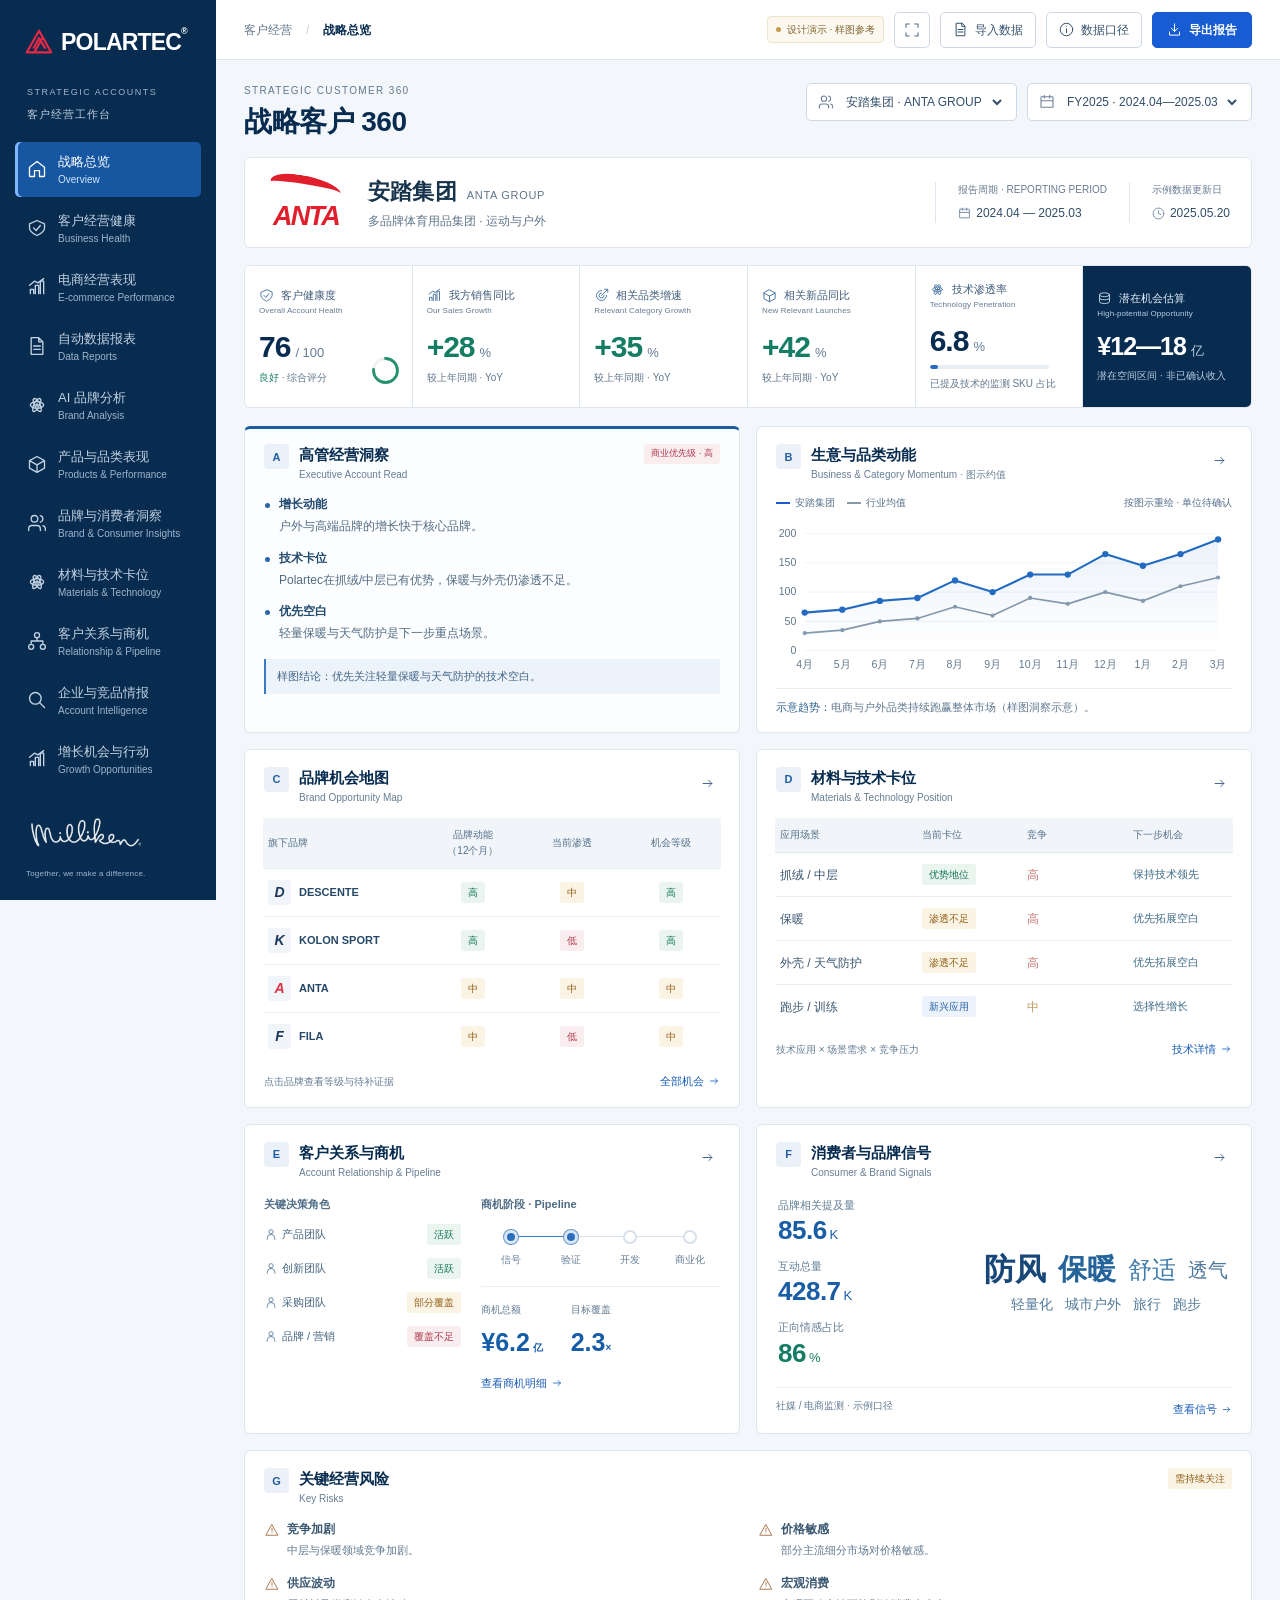
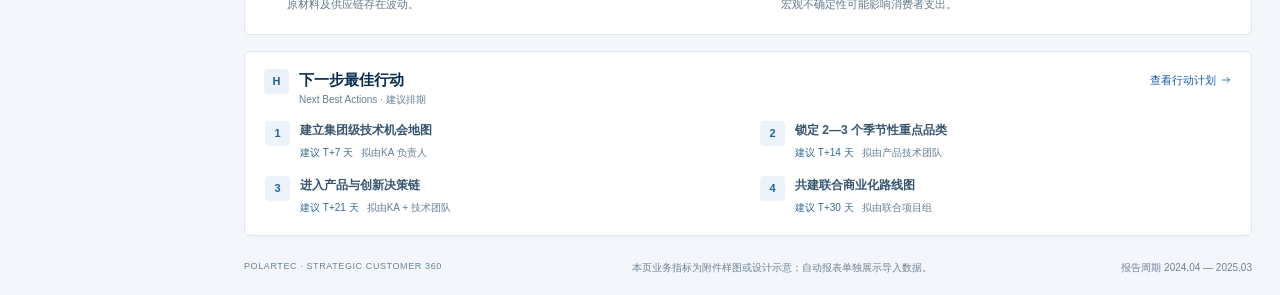
<file: index.html>
<!doctype html>
<html lang="zh-CN">
<head>
  <meta charset="UTF-8">
  <meta name="viewport" content="width=device-width, initial-scale=1">
  <meta name="theme-color" content="#082c50">
  <meta name="description" content="美利肯 Polartec 战略客户经营看板交互设计演示。全部业务数据为示意数据。">
  <title>Polartec · Strategic Customer 360</title>
  <link rel="stylesheet" href="styles.css?v=20261030-design3">
  <link rel="stylesheet" href="business.css?v=20261030-design3">
  <link rel="stylesheet" href="executive.css?v=20261030-design3">
  <link rel="stylesheet" href="reporting.css?v=20261030-report4">
</head>
<body>
  <aside class="sidebar" aria-label="主导航">
    <a href="#overview" class="wordmark" aria-label="Polartec 首页"><svg width="30" height="30" viewBox="0 0 32 32" fill="none" aria-hidden="true"><path d="M3 27 16 4l13 23H3Zm7-4 6-11 7 11M11 27 20 11" stroke="#ec2945" stroke-width="2.3" stroke-linejoin="round"/></svg><span>POLARTEC<sup>®</sup></span></a>
    <div class="workspace-label">STRATEGIC ACCOUNTS <span>客户经营工作台</span></div>
    <nav id="nav"></nav>
    <button class="mobile-nav-toggle" id="mobile-nav-toggle" aria-label="打开全部菜单" aria-expanded="false">•••</button>
    <div class="sidebar-bottom"><div class="account-team"><span class="avatar">KA</span><div><strong>战略客户团队</strong><span>Polartec China</span></div></div><img src="milliken-logo.png" class="milliken" alt="Milliken"><div class="sidebar-caption">Together, we make a difference.</div></div>
  </aside>
  <div class="app-shell">
    <header class="topbar"><div class="breadcrumb">客户经营 <span>/</span> <strong id="crumb">战略总览</strong></div><div class="topbar-tools"><span class="demo-label"><i></i> 设计演示 · 示例数据</span><button class="icon-button" id="present" title="会议展示模式" aria-label="开启会议展示模式"></button><button class="quiet-button" id="quick-import" data-go="datahub" title="导入数据">导入数据</button><button class="quiet-button" id="definitions"></button><button class="primary-button" id="export"></button></div></header>
    <main id="main"></main>
    <footer><span>POLARTEC · STRATEGIC CUSTOMER 360</span><span>所有数值、评分、关系及建议均为设计示意，未连接真实业务数据。</span><span id="foot-period"></span></footer>
  </div>
  <div id="modal-root"></div><div id="toast" role="status" aria-live="polite"></div>
  <button id="exit-present" hidden>退出展示模式 <kbd>Esc</kbd></button>
  <script src="jszip.min.js?v=20261030-report4"></script><script src="file-io.js?v=20261030-report4"></script><script src="data.js?v=20261030-report4"></script><script src="domain.js?v=20261030-report4"></script><script src="report-domain.js?v=20261030-report4"></script><script src="ai-config.js?v=20261030-report4"></script><script src="ai-client.js?v=20261030-report4"></script><script src="app.js?v=20261030-report4"></script><script src="business.js?v=20261030-report4"></script><script src="analysis-views.js?v=20261030-report4"></script><script src="integration.js?v=20261030-report4"></script><script src="reporting.js?v=20261030-report4"></script>
</body>
</html>
</file>
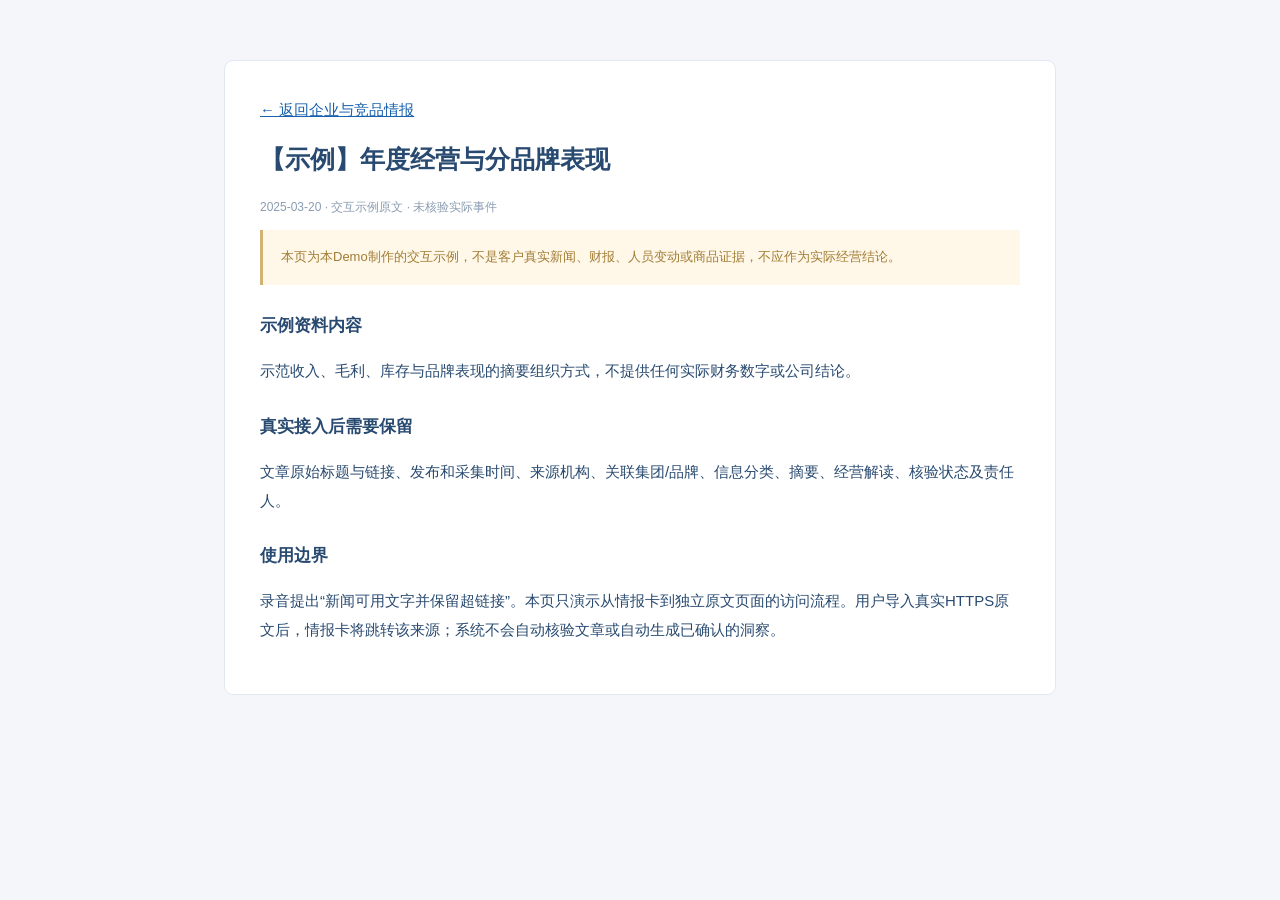
<file: evidence.html>
<!doctype html><html lang="zh-CN"><head><meta charset="utf-8"><meta name="viewport" content="width=device-width,initial-scale=1"><title>客户360 · 示例原文</title><style>body{margin:0;background:#f4f6fa;color:#284a70;font:15px/1.9 Arial,"PingFang SC",sans-serif}main{max-width:760px;margin:60px auto;padding:35px;background:#fff;border:1px solid #e1e8f1;border-radius:9px}a{color:#1760ad}h1{font-size:25px;line-height:1.5}.notice{background:#fff7e7;color:#a17d36;padding:15px 18px;border-left:3px solid #d2b273;font-size:13px}.meta{font-size:12px;color:#8a9cb1}h2{font-size:17px;margin-top:25px}@media(max-width:600px){main{margin:20px 14px;padding:24px}}</style></head><body><main><a href="index.html#intelligence">← 返回企业与竞品情报</a><h1 id="title">客户360 · 示例原文</h1><p class="meta" id="meta"></p><div class="notice">本页为本Demo制作的交互示例，不是客户真实新闻、财报、人员变动或商品证据，不应作为实际经营结论。</div><h2>示例资料内容</h2><p id="content"></p><h2>真实接入后需要保留</h2><p>文章原始标题与链接、发布和采集时间、来源机构、关联集团/品牌、信息分类、摘要、经营解读、核验状态及责任人。</p><h2>使用边界</h2><p>录音提出“新闻可用文字并保留超链接”。本页只演示从情报卡到独立原文页面的访问流程。用户导入真实HTTPS原文后，情报卡将跳转该来源；系统不会自动核验文章或自动生成已确认的洞察。</p></main><script>const records={finance:['【示例】年度经营与分品牌表现','2025-03-20','示范收入、毛利、库存与品牌表现的摘要组织方式，不提供任何实际财务数字或公司结论。'],people:['【示例】关键职能与组织线索','2025-03-18','示范产品、创新、采购和品牌角色的组织信息如何归类；未指称发生任何具体人事变动。'],strategy:['【示例】新赛道与渠道观察','2025-03-15','示范将经核验的战略线索归入产品场景和渠道讨论；未指称客户实际进入任何新赛道。'],technology:['【示例】终端材料采用证据','2025-03-12','示范商品详情、技术标识和规格如何形成材料采用证据。没有将任何未提供的SKU和技术绑定到真实客户品牌。']};const r=records[new URLSearchParams(location.search).get('item')]||records.finance;document.querySelector('#title').textContent=r[0];document.querySelector('#meta').textContent=r[1]+' · 交互示例原文 · 未核验实际事件';document.querySelector('#content').textContent=r[2];</script></body></html>
</file>
<file: styles.css>
:root{--navy:#072b57;--blue:#0756bf;--blue2:#2674ce;--ink:#17324e;--muted:#7d8a9c;--line:#e6ebf2;--bg:#f4f6fa;--green:#198164;--amber:#b97c19;--red:#c65452;--font:Inter,"Arial","PingFang SC","Microsoft YaHei",sans-serif}
*{box-sizing:border-box}body{margin:0;background:var(--bg);color:var(--ink);font-family:var(--font);font-size:14px;-webkit-font-smoothing:antialiased}button,select,input{font:inherit}button,a,select,input{outline-offset:4px}button{cursor:pointer}button{color:inherit}a{color:inherit;text-decoration:none}button:disabled{opacity:.5;cursor:default}svg{vertical-align:middle;flex-shrink:0}.sidebar{position:fixed;inset:0 auto 0 0;width:212px;background:linear-gradient(163deg,#06244b,#073767);color:#d2dced;display:flex;flex-direction:column;padding:28px 16px;z-index:30}.wordmark{display:flex;align-items:center;gap:7px;margin:2px 9px 36px;color:#fff;font-size:23px;font-weight:800;letter-spacing:-1px}.wordmark sup{font-size:9px;vertical-align:top;letter-spacing:0}.workspace-label{font-size:9px;letter-spacing:1.6px;color:#8ca2bd;padding:0 12px;margin-bottom:19px}.workspace-label span{display:block;font-size:11px;letter-spacing:2px;margin-top:7px;color:#91a9c5}nav{display:flex;flex-direction:column;gap:7px}nav a{display:flex;align-items:center;gap:12px;padding:13px 13px;border-radius:7px;color:#c1d0e3;font-size:13px;transition:background .15s}nav a.active{background:#0c58b9;color:#fff;box-shadow:0 4px 12px #001c4b28}nav a:hover{background:#ffffff12}nav a.active:hover{background:#0c58b9}nav a span small{display:block;font-size:10px;margin-top:4px;color:#91b3dc;font-weight:400}nav a.active small{color:#b4d4ff}.nav-divider{height:1px;background:#ffffff15;margin:15px 12px}.sidebar-bottom{margin-top:auto;padding:28px 10px 0}.account-team{display:flex;gap:10px;align-items:center;padding-bottom:23px;margin-bottom:25px;border-bottom:1px solid #ffffff18}.avatar{display:grid;place-items:center;width:33px;height:33px;border:1px solid #ffffff25;border-radius:50%;font-size:11px;background:#ffffff0c}.account-team strong{font-size:11px;font-weight:500}.account-team div span{display:block;font-size:10px;color:#809cbf;margin-top:4px}.milliken{width:133px;filter:brightness(0) invert(1);opacity:.92}.sidebar-caption{font-size:8px;letter-spacing:.2px;color:#87a0bf;margin-top:11px;white-space:nowrap}.app-shell{margin-left:212px}.topbar{height:68px;border-bottom:1px solid var(--line);background:#fff;display:flex;align-items:center;justify-content:space-between;padding:0 28px;gap:20px}.breadcrumb{display:flex;align-items:center;gap:14px;font-size:12px;color:var(--muted);white-space:nowrap}.breadcrumb span{color:#c9d2dd}.breadcrumb strong{font-weight:500;color:var(--ink)}.topbar-tools{display:flex;align-items:center;gap:12px}.demo-label{font-size:10px;display:flex;align-items:center;gap:6px;color:#8e7656;background:#f9f5ec;border:1px solid #f0e8d5;padding:5px 8px;border-radius:4px;white-space:nowrap}.demo-label i{width:5px;height:5px;background:#c59a4a;border-radius:50%}.primary-button,.quiet-button,.icon-button{height:34px;border-radius:5px;display:inline-flex;align-items:center;justify-content:center;gap:7px;white-space:nowrap}.primary-button{background:var(--blue);color:#fff;border:1px solid var(--blue);padding:0 14px;font-size:12px;font-weight:500}.primary-button:hover{background:#064b9f}.quiet-button{background:#fff;border:1px solid #dce3ec;padding:0 12px;font-size:12px}.quiet-button:hover,.icon-button:hover{background:#f0f5fc}.icon-button{width:34px;border:1px solid #dce3ec;background:#fff;color:#59728d}.text-button{background:none;border:0;color:var(--blue);padding:3px 0;display:inline-flex;align-items:center;gap:4px;font-size:11px}.text-button:hover{text-decoration:underline}main{padding:24px 28px 12px;max-width:2000px;margin:auto}.page-title{display:flex;justify-content:space-between;align-items:center;margin-bottom:21px}.eyebrow{font-size:10px;letter-spacing:2px;color:#708499;margin:0 0 8px}.page-title h1{font-size:25px;letter-spacing:-.5px;margin:0;font-weight:650;line-height:1.2}.page-title h1 span{font-size:14px;color:#8c9aae;margin-left:13px;font-weight:400;letter-spacing:0}.filter-tools{display:flex;gap:10px;align-items:center}.select-wrap{height:37px;border:1px solid #dce3ec;border-radius:5px;background:#fff;display:flex;align-items:center;gap:8px;padding:0 9px;color:#6f829a}.select-wrap select{border:none;background:transparent;color:var(--ink);font-size:11px;max-width:206px;padding-right:6px;cursor:pointer}.customer-banner{border:1px solid var(--line);border-radius:8px;background:#fff;display:flex;align-items:center;justify-content:space-between;padding:18px 22px;margin-bottom:15px;min-height:91px;position:relative;overflow:hidden}.customer-banner:after{content:"";position:absolute;width:190px;height:150px;right:-64px;bottom:-130px;border:40px solid #f1f5fb;transform:rotate(-27deg);pointer-events:none}.customer-id{display:flex;align-items:center;gap:20px}.customer-logo{font-size:24px;font-style:italic;font-weight:900;letter-spacing:-1.8px;color:#e11e2b;min-width:80px;text-align:center;line-height:1}.customer-logo.anta:before{content:"";display:block;width:66px;height:16px;border-top:9px solid #e11e2b;border-radius:70% 80% 0 0;transform:skew(25deg) rotate(9deg);margin:auto auto 3px}.customer-logo.bosideng{font-size:16px;letter-spacing:-.8px}.customer-logo.lining{font-size:18px}.customer-names h2{font-size:20px;margin:0 0 6px;letter-spacing:.2px}.customer-names h2 span{font-size:11px;color:#788ba1;font-weight:400;margin-left:10px;letter-spacing:.7px}.customer-names p{font-size:11px;color:#8190a0;margin:0}.customer-meta{display:flex;gap:25px;margin-right:13px}.meta-item{padding-left:20px;border-left:1px solid var(--line)}.meta-item span{display:block;font-size:10px;color:#8b98a8;margin-bottom:6px}.meta-item strong{font-size:11px;font-weight:500}.meta-item strong svg{margin-right:5px;color:#6b81a0}.kpi-row{display:grid;grid-template-columns:repeat(6,minmax(0,1fr));gap:12px;margin-bottom:17px}.kpi{border:1px solid var(--line);border-radius:7px;background:#fff;padding:15px 16px 12px;position:relative;text-align:left;min-height:118px;transition:border-color .15s,box-shadow .15s;overflow:hidden}.kpi:hover{border-color:#9dbce5;box-shadow:0 4px 14px #183a6810}.kpi-kicker{display:flex;align-items:center;gap:7px;font-size:11px;color:#687d96;margin-bottom:4px}.kpi-kicker svg{color:#567ea9;width:15px;height:15px}.kpi-en{font-size:8px;color:#9aa8b9;display:block;letter-spacing:.1px;padding-left:22px;min-height:11px}.kpi-number{display:flex;align-items:baseline;gap:5px;margin-top:12px;font-size:28px;font-weight:650;letter-spacing:-.7px;line-height:1}.kpi-number small{font-size:13px;color:#8d9baa;letter-spacing:0;font-weight:400}.positive{color:var(--green)}.kpi-foot{font-size:9px;color:#91a0b1;margin-top:8px}.kpi-foot span{font-weight:500;color:var(--green)}.kpi-spark{position:absolute;right:12px;bottom:22px;width:57px;height:28px;opacity:.8}.health-ring{position:absolute;right:14px;bottom:20px;width:38px;height:38px}.mini-progress{height:4px;background:#edf1f6;border-radius:4px;width:86%;margin-top:13px;overflow:hidden}.mini-progress i{display:block;background:#276cc2;height:100%;border-radius:4px}.opportunity-number{font-size:25px;color:var(--navy);white-space:nowrap}.opportunity-number small{font-size:12px}.overview-grid{display:grid;grid-template-columns:1fr 1.12fr 1.06fr;gap:14px}.card{background:#fff;border:1px solid var(--line);border-radius:8px;min-width:0;overflow:hidden}.card-head{display:flex;align-items:center;justify-content:space-between;gap:7px;padding:16px 17px 12px}.card-heading{display:flex;align-items:center;gap:8px;min-width:0}.section-letter{width:22px;height:22px;border-radius:5px;background:#edf3fb;color:#2d629e;font-size:11px;display:grid;place-items:center;flex-shrink:0;font-weight:600}.card h3{font-size:13px;margin:0;font-weight:600;white-space:nowrap}.card-heading small{display:block;font-size:9px;color:#92a1b2;font-weight:400;margin-top:4px;letter-spacing:.2px}.more{background:none;border:0;padding:3px;color:#8c9cae}.badge{display:inline-flex;align-items:center;justify-content:center;border-radius:3px;font-size:9px;line-height:1.1;padding:4px 6px;white-space:nowrap;gap:3px;font-weight:500}.badge.good{background:#eaf6f0;color:#278366}.badge.warn{background:#fcf4e6;color:#b18435}.badge.risk{background:#faeeee;color:#ba6262}.badge.blue{background:#edf4fc;color:#4c7fb6}.badge.neutral{background:#f0f2f6;color:#8391a2}.insight-list{padding:2px 18px 5px;display:grid;gap:12px}.insight-item{display:flex;gap:9px;align-items:flex-start;line-height:1.7}.insight-marker{height:5px;width:5px;flex-shrink:0;border-radius:50%;background:#3772b9;margin-top:8px}.insight-item p{font-size:11px;margin:0;color:#596d83}.insight-item p strong{display:block;font-size:11px;color:#294a6c;font-weight:550;margin-bottom:1px}.insight-foot{margin:9px 17px 15px;padding:9px 10px;background:#f3f7fc;border-left:2px solid #2b70c2;font-size:10px;color:#587695;line-height:1.6}.legend{display:flex;align-items:center;gap:13px;padding:0 18px;margin:0 0 4px;font-size:9px;color:#8a99ac}.legend span{display:flex;align-items:center;gap:5px}.legend i{display:block;width:12px;height:2px;background:#1762ba}.legend .gray{background:#b7c2d1}.line-chart{padding:0 13px;position:relative}.line-chart svg{width:100%;height:135px;overflow:visible}.chart-note{margin:9px 18px 14px;border-top:1px solid #eef1f5;padding-top:9px;color:#73879c;font-size:10px;line-height:1.6}.chart-note strong{color:#2568ac;font-weight:550}.chart-tooltip{position:absolute;background:#173d66;color:#fff;box-shadow:0 4px 15px #12345630;border-radius:4px;padding:8px 10px;font-size:10px;line-height:1.8;pointer-events:none;transform:translateX(-50%);z-index:10;min-width:120px}.chart-tooltip strong{font-size:11px;display:block}.chart-point{cursor:pointer}.chart-point:hover{stroke-width:7;stroke:#b5d7ff}.matrix{width:calc(100% - 28px);margin:0 14px 0;border-collapse:collapse;table-layout:fixed}.matrix th{color:#8b9aad;font-size:9px;font-weight:400;padding:9px 3px;text-align:center;border-bottom:1px solid #e7ecf2;background:#f7f9fc;line-height:1.6}.matrix th:first-child{text-align:left;padding-left:9px;width:35%}.matrix td{text-align:center;font-size:10px;padding:11px 3px;border-bottom:1px solid #eef1f6;line-height:1.2}.matrix td:first-child{text-align:left;padding-left:5px}.matrix tr:last-child td{border:0}.matrix tbody tr{cursor:pointer}.matrix tbody tr:hover{background:#f5f8fd}.brand-cell{display:flex;align-items:center;gap:6px;font-size:9px;font-weight:600;color:#274968;white-space:nowrap}.brand-symbol{font-family:Arial,sans-serif;font-style:italic;font-size:14px;font-weight:900;display:grid;place-items:center;width:23px;flex-shrink:0;color:#1a385b}.brand-symbol.red{color:#dc3444}.brand-count{color:#93a1b1;font-size:9px;font-weight:400;padding-top:7px;display:block}.card-bottom{padding:7px 17px 13px;display:flex;justify-content:space-between;align-items:center;font-size:9px;color:#98a5b5}.material-table{width:calc(100% - 28px);margin:0 14px;border-collapse:collapse;table-layout:fixed}.material-table th{font-size:9px;background:#f7f9fc;color:#8b9aad;font-weight:400;padding:9px 3px;border-bottom:1px solid var(--line);text-align:left}.material-table th:first-child{width:33%;padding-left:4px}.material-table td{font-size:10px;padding:12px 3px;border-bottom:1px solid #eef1f6}.material-table tr:last-child td{border:0}.material-table td:first-child{font-weight:500;color:#38536e}.material-table .next{font-size:9px;color:#5c8194}.material-table tbody tr{cursor:pointer}.material-table tbody tr:hover{background:#f5f8fd}.relationship-body{display:grid;grid-template-columns:.8fr 1.2fr;gap:15px;padding:3px 17px 12px}.subhead{font-size:10px;color:#72859b;font-weight:500;margin-bottom:10px}.roles{display:flex;flex-direction:column;gap:11px}.role{display:flex;align-items:center;justify-content:space-between;gap:4px;white-space:nowrap;font-size:10px;color:#526e88}.role>span:first-child{display:flex;align-items:center;gap:5px}.role svg{color:#6e8ba9}.stages{display:flex;margin-top:16px;margin-bottom:21px;justify-content:space-between}.stage{position:relative;flex:1;text-align:center;font-size:8px;color:#9aa7b7}.stage:before{content:"";height:1px;left:-50%;right:50%;top:6px;background:#d9e1ec;position:absolute}.stage:first-child:before{display:none}.stage-dot{width:13px;height:13px;border:2px solid #d7e0ec;background:#fff;border-radius:50%;display:block;position:relative;margin:0 auto 8px;z-index:1}.stage.done:before{background:#397bc5}.stage.done .stage-dot{background:#2c6dbc;border:3px solid #d9e7f7;box-shadow:0 0 0 1px #6795c8}.stage.done{color:#557a9f}.pipeline-kpis{border-top:1px solid #edf1f6;display:flex;gap:22px;padding-top:10px;margin-bottom:9px}.pipeline-kpis span{font-size:9px;color:#93a1b1}.pipeline-kpis strong{display:block;color:#185fae;font-size:20px;font-weight:600;margin-top:4px}.pipeline-kpis small{font-size:10px}.signals-body{display:grid;grid-template-columns:.75fr 1.25fr;gap:10px;padding:4px 18px 13px}.signal-values{display:grid;gap:12px}.signal-values span{display:block;font-size:9px;color:#93a1b1;margin-bottom:3px}.signal-values strong{color:#1c5da5;font-size:19px;font-weight:600;letter-spacing:-.5px}.signal-values .sentiment{color:#258268}.wordcloud{align-self:center;display:flex;flex-wrap:wrap;justify-content:center;align-content:center;gap:8px 11px;line-height:1.1;padding:4px 0 10px}.wordcloud button{border:0;background:none;padding:0;color:#2a68a6;font-weight:500}.wordcloud button:hover{color:#0b3a72;text-decoration:underline}.wordcloud button:nth-child(1){font-size:26px}.wordcloud button:nth-child(2){font-size:24px;color:#194578}.wordcloud button:nth-child(3){font-size:18px;color:#4486b6}.wordcloud button:nth-child(4){font-size:15px;color:#618cb2}.wordcloud button:nth-child(5){font-size:14px}.wordcloud button:nth-child(6){font-size:12px;color:#96acc2}.wordcloud button:nth-child(7){font-size:11px;color:#6e92b2}.signals-foot{border-top:1px solid #f0f2f6;margin:0 17px;padding:8px 0 12px;font-size:9px;color:#98a5b5;display:flex;justify-content:space-between}.bottom-grid{display:grid;grid-template-columns:.9fr 1.25fr;gap:14px;margin-top:14px}.risk-body{display:grid;grid-template-columns:1fr 1fr;gap:11px 20px;padding:2px 18px 18px}.risk-item{display:flex;gap:8px;align-items:flex-start}.risk-item svg{color:#b98750;margin-top:3px}.risk-item p{margin:0;font-size:10px;color:#7e8ea0;line-height:1.6}.risk-item p strong{font-size:11px;color:#4d6279;display:block;font-weight:500;margin-bottom:2px}.risk-item.high svg{color:#cc645b}.actions-grid{display:grid;grid-template-columns:1fr 1fr;gap:13px 20px;padding:1px 18px 17px}.action-item{display:flex;gap:10px;align-items:flex-start}.action-index{border-radius:50%;background:#eaf2fc;color:#2868b3;width:21px;height:21px;display:grid;place-items:center;font-size:10px;flex-shrink:0}.action-copy strong{font-size:11px;font-weight:500;display:block;line-height:1.6}.action-copy small{font-size:9px;display:block;margin-top:5px;color:#96a4b4}.action-copy small b{font-weight:400;color:#6d8aa9;margin-right:8px}footer{padding:12px 28px 17px;display:flex;justify-content:space-between;gap:20px;max-width:2000px;margin:auto;font-size:9px;color:#9aa7b8}footer>span:first-child{font-size:8px;letter-spacing:1px;color:#8d9bad}.detail-intro{margin:3px 0 20px;color:#7890a9;line-height:1.8;font-size:12px}.detail-grid{display:grid;grid-template-columns:1.3fr 1fr;gap:16px}.detail-grid>.card{min-height:260px}.detail-grid .line-chart svg{height:250px}.detail-grid .card{margin-bottom:0}.detail-full{grid-column:1/-1}.detail-card-body{padding:7px 22px 22px}.big-statement{font-size:21px;font-weight:550;line-height:1.6;letter-spacing:-.4px;margin:4px 0 20px}.detail-kpis{display:grid;grid-template-columns:repeat(3,1fr);gap:16px;margin-top:20px}.detail-kpi{border-left:2px solid #dbe7f5;padding:2px 0 2px 12px}.detail-kpi small{display:block;font-size:11px;color:#8b9db1}.detail-kpi strong{display:block;color:#1b61a9;font-size:29px;font-weight:600;margin-top:8px}.data-table{width:100%;border-collapse:collapse;font-size:12px}.data-table th{text-align:left;background:#f7f9fc;color:#8595a9;font-size:10px;font-weight:500;padding:12px}.data-table td{padding:15px 12px;border-bottom:1px solid #eaf0f6;line-height:1.6}.data-table tr:last-child td{border-bottom:0}.data-table tbody tr[data-brand],.data-table tbody tr[data-material]{cursor:pointer}.data-table tbody tr[data-brand]:hover,.data-table tbody tr[data-material]:hover{background:#f5f9fd}.table-scroll{overflow-x:auto}.opportunity-grid{display:grid;grid-template-columns:repeat(4,1fr);gap:15px}.brand-card{border:1px solid var(--line);border-radius:7px;padding:20px;background:white;cursor:pointer;text-align:left}.brand-card:hover{border-color:#8aaed9}.brand-card h3{margin:15px 0 4px;font-size:15px}.brand-card p{font-size:11px;color:#889aae;line-height:1.6}.brand-card strong{font-size:24px;color:#1d5f9f;display:block;margin:20px 0 6px}.brand-card small{color:#91a0b0;font-size:10px}.bar-row{display:grid;grid-template-columns:100px 1fr 60px;gap:12px;align-items:center;margin:17px 0;font-size:11px}.bar-track{height:7px;border-radius:4px;background:#edf2f8;overflow:hidden}.bar-track i{height:100%;display:block;background:#3679c1;border-radius:4px}.bar-row>b{font-size:11px;font-weight:500;color:#5c7fa2;text-align:right}.role-detail{display:flex;justify-content:space-between;align-items:center;padding:15px 0;border-bottom:1px solid var(--line);font-size:12px}.role-detail:last-child{border:0}.role-detail small{display:block;font-size:10px;color:#8da0b6;margin-top:5px}.action-table td:first-child{width:50%}.action-table strong{font-size:12px;font-weight:550}.action-table p{font-size:10px;margin:4px 0;color:#8a9caf}.action-check{display:inline-flex;align-items:center;gap:7px;font-size:11px;color:#69809a;cursor:pointer}.action-check input{accent-color:#1c67b7;width:15px;height:15px}.completed-action strong{text-decoration:line-through;color:#90a1b5}.progress-note{font-size:11px;color:#8193a8;line-height:1.8;padding:12px 18px;border:1px solid #e6edf6;border-radius:6px;background:#fff;margin-bottom:16px}.progress-note strong{color:#276bad}.modal-overlay{position:fixed;inset:0;background:#071d3e66;backdrop-filter:blur(3px);z-index:100;display:flex;align-items:center;justify-content:center;padding:25px}.modal{width:760px;max-width:100%;max-height:90vh;background:white;border-radius:11px;box-shadow:0 20px 100px #00193640;display:flex;flex-direction:column;overflow:hidden}.modal.wide{width:1020px}.modal.drawer{position:absolute;right:0;top:0;bottom:0;border-radius:0;width:560px;max-height:100vh}.modal-header{display:flex;justify-content:space-between;align-items:flex-start;padding:25px 27px 20px;border-bottom:1px solid var(--line);gap:15px}.modal-header h2{margin:0;font-size:20px;font-weight:600;line-height:1.5}.modal-header p{font-size:11px;color:#889aaf;margin:5px 0 0;line-height:1.7}.modal-close{background:#f4f7fb;border:0;border-radius:50%;width:29px;height:29px;display:grid;place-items:center;color:#7e92a9;flex-shrink:0}.modal-body{padding:22px 27px;overflow:auto;line-height:1.7}.modal-body h3{font-size:13px;color:#476d96;margin:23px 0 8px}.modal-body h3:first-child{margin-top:0}.modal-body p{font-size:12px;color:#788ba3;margin:6px 0 12px}.modal-body .metric-value{font-size:40px;color:#165a9f;font-weight:600;line-height:1.2;margin:0 0 22px}.modal-body .metric-value small{font-size:15px;color:#92a2b5;font-weight:400}.definition-row{padding:20px 0;border-bottom:1px solid var(--line)}.definition-row:first-child{padding-top:0}.definition-row:last-child{border:0}.definition-row h3{margin:0 0 8px!important;color:#234c7a;font-size:14px;display:flex;gap:12px;align-items:center}.definition-row p{margin:7px 0;font-size:11px}.definition-row small{color:#95a3b5;font-size:10px}.formula{border:1px solid #e2ebf6;background:#f6f9fd;padding:12px 15px;border-radius:5px;color:#527ba4;font-size:12px;line-height:1.8}.modal-footer{display:flex;justify-content:space-between;align-items:center;border-top:1px solid var(--line);padding:16px 27px;gap:20px;font-size:10px;color:#99a7b6}.modal-actions{display:flex;gap:10px}.callout{font-size:11px;color:#6d85a0;background:#f1f6fc;padding:13px 15px;border-left:2px solid #7ca6d6;margin:18px 0;line-height:1.8}.source-list{display:grid;grid-template-columns:1fr 1fr;gap:12px;margin:16px 0}.source-item{border:1px solid var(--line);border-radius:6px;padding:14px}.source-item h3{margin:0 0 7px;color:#365d88}.source-item small{font-size:10px;color:#91a1b3}.source-item .badge{margin-top:10px}.export-options{display:grid;grid-template-columns:1fr 1fr;gap:16px}.export-option{padding:22px;border:1px solid #dce6f2;border-radius:7px;background:#fff;text-align:left}.export-option:hover{border-color:#80a5d3;background:#f9fbfe}.export-option>svg{color:#2870b9;margin-bottom:18px}.export-option strong{display:block;font-size:14px;font-weight:550;margin-bottom:6px}.export-option small{font-size:11px;color:#91a0b2;line-height:1.7}.search-field{padding:10px 12px;border:1px solid #dce5ef;border-radius:5px;width:100%;font-size:12px;margin-bottom:18px}#toast{position:fixed;bottom:25px;left:calc(50% + 100px);transform:translateX(-50%) translateY(20px);background:#143c67;color:#fff;border-radius:6px;padding:12px 20px;font-size:12px;z-index:200;pointer-events:none;opacity:0;transition:.2s}#toast.show{opacity:1;transform:translateX(-50%) translateY(0)}#exit-present{position:fixed;bottom:14px;right:20px;z-index:40;border:1px solid #d2dfec;background:#fffffff0;color:#6e859e;border-radius:5px;padding:7px 12px;font-size:10px}kbd{padding:2px 4px;border:1px solid #d4dfe9;border-radius:3px;background:#f5f8fc;margin-left:7px}.presentation .sidebar,.presentation .topbar{display:none}.presentation .app-shell{margin-left:0}.presentation main{padding-top:18px}.presentation footer{padding-right:160px}.empty-state{padding:35px;text-align:center;color:#8799af;font-size:12px}.visually-hidden{position:absolute;width:1px;height:1px;overflow:hidden;clip:rect(0,0,0,0)}
@media(min-width:1700px){.sidebar{width:230px;padding-top:32px}.app-shell{margin-left:230px}.topbar{height:76px;padding:0 35px}main{padding:26px 35px 13px}.page-title{margin-bottom:24px}.page-title h1{font-size:28px}.customer-banner{padding:22px 27px;min-height:100px;margin-bottom:17px}.customer-names h2{font-size:23px}.customer-names p{font-size:12px}.customer-logo{font-size:30px;min-width:100px}.customer-names h2 span{font-size:13px}.meta-item span{font-size:11px}.meta-item strong{font-size:12px}.kpi{min-height:130px;padding:17px 19px 14px}.kpi-kicker{font-size:13px}.kpi-en{font-size:9px}.kpi-number{font-size:33px}.kpi-spark{width:67px;height:35px;right:15px;bottom:22px}.kpi-foot{font-size:10px}.health-ring{width:44px;height:44px}.opportunity-number{font-size:29px}.overview-grid{gap:17px}.card-head{padding:18px 20px 14px}.card h3{font-size:15px}.card-heading small{font-size:10px}.section-letter{width:25px;height:25px;font-size:12px}.insight-list{padding:4px 22px 6px;gap:13px}.insight-item p,.insight-item p strong{font-size:13px}.insight-foot{margin:10px 21px 18px;font-size:11px;padding:10px 12px}.legend{font-size:10px}.line-chart svg{height:156px}.chart-note{font-size:11px}.matrix th{font-size:10px;padding:10px 3px}.matrix td{font-size:12px;padding:13px 3px}.brand-cell{font-size:11px}.badge{font-size:10px}.card-bottom{font-size:10px}.material-table th{font-size:10px;padding:11px 3px}.material-table td{font-size:12px;padding:14px 4px}.material-table .next{font-size:11px}.relationship-body{padding:5px 20px 16px;gap:20px}.subhead{font-size:11px}.roles{gap:14px}.role{font-size:11px}.stage{font-size:9px}.pipeline-kpis strong{font-size:24px}.pipeline-kpis span{font-size:10px}.signal-values span{font-size:11px}.signal-values strong{font-size:24px}.signals-body{padding:5px 22px 15px}.wordcloud button:nth-child(1){font-size:33px}.wordcloud button:nth-child(2){font-size:31px}.wordcloud button:nth-child(3){font-size:24px}.wordcloud button:nth-child(4){font-size:18px}.wordcloud button:nth-child(5){font-size:17px}.wordcloud button:nth-child(6){font-size:14px}.wordcloud button:nth-child(7){font-size:13px}.signals-foot{font-size:10px}.bottom-grid{margin-top:17px;gap:17px}.risk-body{padding:3px 22px 22px;gap:14px 22px}.risk-item p{font-size:11px}.risk-item p strong{font-size:12px}.actions-grid{padding:3px 22px 20px;gap:16px 22px}.action-copy strong{font-size:12px}.action-copy small{font-size:10px}footer{padding:13px 35px 18px;font-size:10px}}
@media(max-width:1250px){.sidebar{width:185px;padding-left:10px;padding-right:10px}.wordmark{font-size:21px}.app-shell{margin-left:185px}.topbar{padding:0 20px}.demo-label{display:none}main{padding:20px}.page-title h1{font-size:22px}.page-title h1 span{display:none}.customer-meta{gap:16px}.meta-item:first-child{display:none}.kpi-row{gap:8px}.kpi{padding:13px 11px}.kpi-kicker{font-size:10px;gap:4px}.kpi-en{padding-left:19px;font-size:7px}.kpi-number{font-size:25px}.kpi-spark{width:38px;right:9px;bottom:21px}.health-ring{width:31px;height:31px;right:10px}.opportunity-number{font-size:20px}.card-head{padding:14px 12px 10px}.card h3{font-size:12px}.card-heading{gap:6px}.card-heading small{font-size:8px}.overview-grid{gap:10px;grid-template-columns:1fr 1.05fr 1fr}.insight-list{padding:2px 12px 4px}.insight-foot{margin:8px 12px 13px}.relationship-body{padding:3px 11px 12px;gap:9px}.role{font-size:9px}.role svg{display:none}.badge{font-size:8px;padding:4px 5px}.wordcloud{gap:7px}.wordcloud button:nth-child(1){font-size:23px}.wordcloud button:nth-child(2){font-size:21px}.wordcloud button:nth-child(3){font-size:17px}.matrix{width:calc(100% - 18px);margin:0 9px}.brand-cell{font-size:8px;gap:3px}.brand-symbol{width:16px}.brand-count{font-size:8px}.material-table{width:calc(100% - 18px);margin:0 9px}.material-table td{font-size:9px}.material-table .next{font-size:8px}.material-table th{font-size:8px}.card-bottom{padding-left:12px;padding-right:12px}.bottom-grid{gap:10px}.actions-grid{padding-left:12px;padding-right:12px;gap:13px}.customer-names h2{font-size:19px}.customer-names h2 span{font-size:10px}.opportunity-grid{grid-template-columns:repeat(2,1fr)}footer{padding:8px 20px 15px;gap:10px}footer>span:first-child{display:none}}
@media(max-width:1000px){.sidebar{width:70px;padding:23px 10px}.wordmark{margin:0 auto 28px}.wordmark>span,.workspace-label,nav a span,.sidebar-bottom{display:none}nav a{padding:14px;justify-content:center;gap:0}.app-shell{margin-left:70px}.kpi-row{grid-template-columns:repeat(3,1fr)}.kpi{min-height:110px}.kpi-kicker{font-size:12px}.kpi-en{font-size:9px}.kpi-spark{width:70px;right:15px;bottom:21px}.health-ring{width:40px;height:40px}.overview-grid{grid-template-columns:1fr 1fr}.card h3{font-size:14px}.card-heading small{font-size:9px}.overview-grid>.card:last-child,.overview-grid>.card:nth-child(3){grid-column:auto}.bottom-grid{grid-template-columns:1fr}.card-head{padding:17px}.brand-cell{font-size:10px;gap:6px}.matrix td{font-size:11px}.material-table td{font-size:11px}.material-table .next{font-size:10px}.relationship-body{padding:7px 18px 20px;gap:20px}.role{font-size:11px}.badge{font-size:9px}.insight-list{padding:3px 18px 6px}.insight-foot{margin:10px 18px 15px}.customer-meta .meta-item:last-child{display:none}.signals-body{padding:6px 20px 15px}.risk-body,.actions-grid{padding:7px 19px 20px}.detail-grid{grid-template-columns:1fr}.filter-tools{gap:7px}.select-wrap{padding:0 7px}.select-wrap select{max-width:170px}.detail-full{grid-column:auto}.data-table{min-width:560px}.modal{width:690px}}
@media(max-width:680px){.sidebar{position:sticky;top:0;width:100%;height:56px;padding:0 14px;flex-direction:row;align-items:center;justify-content:space-between;z-index:30}.wordmark{margin:0}.wordmark svg{height:25px;width:25px}.wordmark>span{display:block;font-size:18px}nav{flex-direction:row;gap:4px}nav a{padding:10px;border-radius:4px}nav a svg{width:17px;height:17px}nav a:nth-child(n+4){display:none}.app-shell{margin-left:0}.topbar{height:56px;padding:0 16px}.breadcrumb{font-size:11px;gap:8px}.topbar-tools{gap:6px}.topbar-tools .quiet-button{font-size:0;gap:0;width:31px;padding:0}.topbar-tools .primary-button{font-size:10px;padding:0 9px;height:31px}.topbar-tools .icon-button{display:none}main{padding:20px 14px 10px}.page-title{display:block;margin-bottom:15px}.eyebrow{font-size:8px;letter-spacing:1.5px}.page-title h1{font-size:23px}.filter-tools{margin-top:17px;justify-content:space-between}.select-wrap{width:50%;gap:5px;height:34px}.select-wrap select{width:100%;font-size:10px;max-width:100%}.select-wrap>svg{width:14px}.customer-banner{padding:17px 13px;min-height:auto;margin-bottom:12px}.customer-id{gap:13px}.customer-logo{font-size:20px;min-width:54px}.customer-logo.anta:before{width:47px;height:10px;border-top-width:7px}.customer-logo.lining{font-size:14px}.customer-logo.bosideng{font-size:11px}.customer-names h2{font-size:17px;margin-bottom:5px}.customer-names h2 span{display:block;font-size:8px;margin:6px 0 0}.customer-names p{font-size:9px;line-height:1.8}.customer-meta{display:none}.kpi-row{gap:8px;margin-bottom:12px;grid-template-columns:repeat(2,1fr)}.kpi{min-height:112px;padding:14px 13px}.kpi-kicker{font-size:11px}.kpi-en{font-size:7px;padding-left:19px}.kpi-number{font-size:28px}.kpi-number small{font-size:11px}.kpi-spark{width:52px;height:26px;right:12px;bottom:22px}.health-ring{width:35px;height:35px;right:13px;bottom:21px}.opportunity-number{font-size:25px}.kpi-foot{font-size:8px}.overview-grid{grid-template-columns:1fr;gap:12px}.card-head{padding:17px 16px 13px}.card h3{font-size:14px}.card-heading small{font-size:9px}.insight-list{gap:11px;padding:2px 17px 7px}.insight-item p,.insight-item p strong{font-size:12px}.insight-foot{font-size:10px;margin:8px 17px 17px}.line-chart svg{height:160px}.legend{font-size:10px}.chart-note{font-size:11px}.matrix{width:calc(100% - 30px);margin:0 15px}.matrix th{font-size:10px}.matrix td{font-size:11px;padding:14px 4px}.brand-cell{font-size:10px}.brand-symbol{width:25px}.brand-count{font-size:9px}.material-table{width:calc(100% - 30px);margin:0 15px}.material-table th{font-size:9px}.material-table td{padding:15px 3px;font-size:11px}.material-table .next{font-size:10px}.relationship-body{grid-template-columns:.9fr 1.1fr;gap:20px;padding:5px 18px 18px}.roles{gap:14px}.role{font-size:11px}.role svg{display:block}.signals-body{padding:5px 20px 20px;gap:17px}.signal-values{gap:16px}.signal-values strong{font-size:24px}.wordcloud button:nth-child(1){font-size:30px}.wordcloud button:nth-child(2){font-size:28px}.wordcloud button:nth-child(3){font-size:22px}.bottom-grid{margin-top:12px;gap:12px}.risk-body{gap:15px}.risk-item p{font-size:10px}.risk-item p strong{font-size:11px}.actions-grid{grid-template-columns:1fr;gap:17px}.action-copy strong{font-size:12px}.action-copy small{font-size:10px}.risk-body{grid-template-columns:1fr 1fr}.action-index{width:23px;height:23px}.card-bottom{font-size:9px;padding:8px 16px 14px}.opportunity-grid{gap:10px}.brand-card{padding:16px 13px}.brand-card h3{font-size:11px}.brand-card strong{font-size:19px}.brand-card p{font-size:10px}.detail-intro{font-size:11px}.detail-kpis{gap:9px}.detail-kpi{padding-left:8px}.detail-kpi small{font-size:9px}.detail-kpi strong{font-size:24px}.detail-grid>.card{min-height:0}.modal-overlay{padding:12px}.modal{max-height:94vh;border-radius:8px}.modal.drawer{width:100%}.modal-header{padding:20px}.modal-header h2{font-size:18px}.modal-body{padding:20px}.modal-body .data-table{min-width:500px}.modal-footer{padding:15px 20px;font-size:9px;gap:10px}.modal-footer>span{max-width:140px}.source-list{grid-template-columns:1fr}.export-options{grid-template-columns:1fr}.export-option{padding:18px}.modal-actions{gap:7px}.modal-actions .quiet-button{padding:0 9px}footer{font-size:8px;padding:11px 16px 20px;line-height:1.7}footer>span:last-child{display:none}#toast{left:50%;max-width:90%;white-space:nowrap;font-size:11px}}
@media print{@page{size:A3 landscape;margin:8mm}body{background:white;font-size:12px;-webkit-print-color-adjust:exact;print-color-adjust:exact}.sidebar,.topbar,.filter-tools,.modal-overlay,#toast,#exit-present,.more,.text-button{display:none!important}.app-shell{margin:0}main{padding:0;max-width:none}.page-title{margin-bottom:12px}.page-title h1{font-size:25px}.customer-banner{margin-bottom:12px;min-height:70px;padding:12px 18px}.kpi-row{grid-template-columns:repeat(6,1fr);gap:8px}.kpi{min-height:100px;padding:12px}.kpi-kicker{font-size:11px}.kpi-en{font-size:8px}.kpi-number{font-size:28px}.overview-grid{grid-template-columns:1fr 1.12fr 1.06fr;gap:10px}.bottom-grid{grid-template-columns:.9fr 1.25fr;gap:10px;margin-top:10px}.card{break-inside:avoid}.card-head{padding:12px 15px 9px}.card h3{font-size:13px}.card-heading small{font-size:9px}.insight-item p,.insight-item p strong{font-size:11px}.insight-list{gap:9px}.line-chart svg{height:130px}.matrix td{padding:10px 3px}.material-table td{padding:11px 3px}.risk-body,.actions-grid{padding-bottom:14px}.risk-item p,.action-copy small{font-size:9px}.action-copy strong{font-size:11px}footer{padding:12px 0 0;font-size:9px}.detail-grid{grid-template-columns:1.3fr 1fr}.detail-full{grid-column:1/-1}.table-scroll{overflow:visible}.data-table{min-width:0}.opportunity-grid{grid-template-columns:repeat(4,1fr)}a{text-decoration:none}.modal-open{overflow:visible!important}}
</file>
<file: business.css>
.sidebar nav{overflow:auto;scrollbar-width:thin;scrollbar-color:#ffffff20 transparent;min-height:0}.sidebar nav a{padding-top:10px;padding-bottom:10px}.sidebar .nav-divider{display:none}.sidebar .sidebar-bottom{padding-top:18px}.sidebar .account-team{padding-bottom:16px;margin-bottom:17px}.analysis-toolbar{display:flex;align-items:center;justify-content:space-between;gap:15px;margin:0 0 17px}.analysis-filters{display:flex;gap:15px;align-items:center;flex-wrap:wrap}.analysis-filters>label{font-size:10px;color:#8899ae;display:flex;align-items:center;gap:7px}.analysis-filters select{border:1px solid #dbe4ef;background:#fff;border-radius:5px;padding:8px 9px;font-size:11px;color:#4c6887;max-width:156px}.commerce-stats{display:grid;grid-template-columns:repeat(4,1fr);gap:14px;margin-bottom:17px}.commerce-stat{padding:20px 22px;border:1px solid var(--line);background:#fff;border-radius:8px}.commerce-stat>span{display:block;font-size:11px;color:#8295ad}.commerce-stat>strong{display:block;font-weight:600;font-size:30px;color:#195c9f;margin:13px 0 10px;letter-spacing:-.5px}.commerce-stat small{font-size:11px;font-weight:400;letter-spacing:0;color:#92a5bb;margin-left:6px}.commerce-stat p{font-size:10px;color:#9aa9ba;margin:0;line-height:1.7}.segmented{display:flex;border-radius:4px;background:#f2f5f9;padding:3px;flex-shrink:0}.segmented button{border:0;background:transparent;border-radius:3px;padding:5px 8px;color:#8497ad;font-size:10px}.segmented button.selected{color:#2b68ad;background:#fff;box-shadow:0 1px 4px #1b476b15}.commerce-chart{padding:5px 15px}.commerce-chart svg{display:block;width:100%;height:auto;margin-top:15px}.comparison-bars{display:flex;flex-direction:column;gap:15px}.comparison-bar>div:first-child{display:flex;align-items:center;justify-content:space-between;gap:20px;margin-bottom:7px;font-size:10px;color:#7990aa}.comparison-bar b{font-size:10px;font-weight:500;color:#386898}.comparison-bar .bar-track{height:5px}.opportunity-calculator{margin-bottom:20px}.calculator-context{display:flex;align-items:center;justify-content:space-between;gap:15px;margin-bottom:18px;font-size:11px;color:#8a9ab0}.calculator-context strong{color:#4c7199;font-weight:550}.calculation-flow{display:flex;justify-content:space-between;align-items:center;gap:15px;padding:20px;background:#f6f9fd;border:1px solid #e5edf6;border-radius:6px;margin-bottom:22px}.calculation-flow>div>span{display:block;font-size:10px;color:#8499b0}.calculation-flow strong{display:block;font-size:25px;font-weight:600;margin-top:10px;letter-spacing:-.5px;color:#416f9e;white-space:nowrap}.calculation-flow strong small{font-size:10px;font-weight:400;letter-spacing:0;margin-left:6px;color:#92a4b9}.calculation-flow>b{font-size:20px;color:#becbdc;font-weight:400}.calculation-flow .flow-result strong{color:#238477}.assumption-inputs{display:grid;grid-template-columns:repeat(5,1fr);gap:16px}.assumption-inputs label{display:block;font-size:10px;color:#7b91aa}.assumption-inputs label>div{display:flex;align-items:center;border:1px solid #dbe5ef;border-radius:5px;background:#fff;margin-top:8px;overflow:hidden}.assumption-inputs input{border:0;width:100%;min-width:0;padding:10px;color:#2864a5;font-weight:500;font-size:13px;background:#f9fbfe}.assumption-inputs label>div>span{white-space:nowrap;padding:0 9px;font-size:9px;color:#91a4bb}.opportunity-result{margin-top:22px;border:1px solid #dcebe7;background:#f3faf7;display:flex;align-items:center;gap:40px;justify-content:space-between;border-radius:6px;padding:19px 22px}.opportunity-result>div>span{font-size:11px;color:#6b9c8c}.opportunity-result strong{font-size:29px;color:#22816a;font-weight:600;display:block;margin-top:8px}.opportunity-result strong small{font-size:12px;color:#8aa59d;font-weight:400;margin-left:6px}.opportunity-result p{font-size:11px;color:#7c9d91;line-height:1.9;margin:0}.news-tabs{display:flex;align-items:center;gap:8px;flex-wrap:wrap}.news-tabs button{border:1px solid transparent;background:transparent;padding:8px 12px;border-radius:4px;color:#8194ac;font-size:11px}.news-tabs button.selected{border-color:#d8e5f6;background:#eaf2fc;color:#2464ae}.muted-note{font-size:10px;color:#9aaabe;white-space:nowrap}.news-grid{display:grid;grid-template-columns:1fr 1fr;gap:17px}.news-card{background:#fff;border:1px solid var(--line);border-radius:8px;overflow:hidden;text-align:left;padding:23px;color:var(--ink);transition:.15s}.news-card:hover{border-color:#8fb0d9;box-shadow:0 4px 14px #092c5510}.news-card>div:first-child{display:flex;justify-content:space-between;align-items:center;font-size:10px;color:#91a3b8}.news-card h3{font-size:17px;font-weight:550;margin:20px 0 12px;letter-spacing:-.3px}.news-card p{font-size:12px;line-height:1.9;color:#8498b1;margin-bottom:18px}.news-insight{border-left:2px solid #9bbbe0;padding:1px 0 1px 11px;font-size:11px;color:#6b8aab;line-height:1.7}.news-insight span{display:block;color:#3e77b3;font-size:9px;margin-bottom:5px}.news-card footer{padding:17px 0 0;margin-top:19px;border-top:1px solid #eef2f7;font-size:10px;color:#9aaabd}.news-card footer>span:first-child{display:block;font-size:10px;letter-spacing:0}.news-card footer>span:last-child{color:#5b85b2}.datahub-sources{display:grid;grid-template-columns:repeat(3,1fr);gap:16px}.datahub-sources .source-item{background:#fff;padding:21px;border-radius:8px}.datahub-sources h3{font-size:13px}.datahub-sources small{line-height:1.9;display:block;margin:10px 0}.datahub-sources .badge{font-size:10px}.upload-zone{border:1px dashed #b7cbe2;background:#f6f9fd;border-radius:7px;padding:30px;text-align:center}.upload-zone>span{display:block;color:#6798c9;margin-bottom:13px}.upload-zone>strong{display:block;font-size:16px;font-weight:550;color:#547ba4}.upload-zone p{font-size:11px;color:#91a5bd;margin:10px 0 20px;line-height:1.8}.upload-zone label{display:inline-flex;vertical-align:middle}.upload-zone>.quiet-button{margin-left:10px}.import-rules{display:flex;justify-content:space-between;gap:15px;font-size:10px;color:#8ca2b8;margin:17px 0;line-height:1.8;flex-wrap:wrap}.import-rules svg{color:#7baa9a;margin-right:4px}.import-preview-head{display:flex;justify-content:space-between;align-items:center;gap:20px;border-top:1px solid var(--line);padding-top:20px;margin-top:20px}.import-preview-head strong{font-size:13px;color:#50769e}.import-preview-head p{font-size:11px;color:#8ba0b6}.import-errors{padding:13px 16px;border:1px solid #efd5d4;background:#fcf4f4;color:#b76d6a;font-size:11px;border-radius:5px;margin:12px 0;line-height:1.9}
@media(max-height:900px) and (min-width:1001px){.sidebar{padding-top:21px;padding-bottom:20px}.wordmark{margin-bottom:24px}.workspace-label{margin-bottom:15px}.sidebar-bottom .account-team{display:none}.sidebar nav a{padding-top:9px;padding-bottom:9px}.sidebar nav{gap:4px}.sidebar-bottom .milliken{width:115px}.sidebar-bottom .sidebar-caption{font-size:7px}}
@media(max-width:1000px){.sidebar nav a{padding:13px}.calculation-flow{gap:10px;flex-wrap:wrap}.calculation-flow>div{min-width:110px}.calculation-flow strong{font-size:21px}.assumption-inputs{gap:10px}.opportunity-result{gap:20px}.datahub-sources{gap:10px}.datahub-sources .source-item{padding:16px}.commerce-stat{padding:17px}.commerce-stat>strong{font-size:25px}.analysis-toolbar{align-items:flex-start}.news-card{padding:20px}.assumption-inputs label>div{flex-wrap:wrap}.assumption-inputs label>div>span{padding:3px 10px;font-size:9px}.assumption-inputs input{padding:8px 10px}}
@media(max-width:680px){nav a:nth-child(n+4){display:none}.analysis-toolbar{display:block}.analysis-toolbar>.quiet-button{margin-top:12px}.analysis-filters{gap:10px;display:grid;grid-template-columns:1fr 1fr}.analysis-filters>label{display:block}.analysis-filters select{display:block;width:100%;max-width:none;margin-top:5px;font-size:10px}.analysis-filters .text-button{font-size:10px}.commerce-stats{grid-template-columns:1fr 1fr;gap:9px}.commerce-stat{padding:16px 13px}.commerce-stat>span{font-size:10px}.commerce-stat>strong{font-size:25px;margin:10px 0 8px}.commerce-stat p{font-size:9px}.commerce-stat small{font-size:9px;margin-left:3px}.commerce-chart{padding:3px 7px}.commerce-chart .legend{font-size:8px;padding:0 10px;gap:9px}.comparison-bars{gap:16px}.comparison-bar>div:first-child{font-size:11px}.comparison-bar b{font-size:11px}.calculator-context{display:block;font-size:10px;line-height:1.9}.calculator-context button{margin-top:8px}.calculation-flow{display:grid;grid-template-columns:1fr 18px 1fr;gap:18px 10px;padding:18px 15px}.calculation-flow>div{min-width:0}.calculation-flow>div>span{font-size:9px}.calculation-flow strong{font-size:20px}.calculation-flow strong small{font-size:8px;margin-left:3px}.calculation-flow>b:nth-of-type(2){display:none}.calculation-flow>div:nth-of-type(3){grid-column:1}.calculation-flow>div:nth-of-type(4){grid-column:3}.calculation-flow>b:nth-of-type(3){grid-column:2;grid-row:2;text-align:center}.assumption-inputs{grid-template-columns:1fr 1fr;gap:15px}.assumption-inputs label>div{flex-wrap:nowrap}.assumption-inputs label>div>span{font-size:8px;padding:0 8px}.assumption-inputs input{padding:10px;font-size:12px}.opportunity-result{display:block;padding:17px}.opportunity-result strong{font-size:28px}.opportunity-result p{font-size:10px;margin-top:15px}.news-grid{grid-template-columns:1fr;gap:12px}.news-tabs{gap:3px}.news-tabs button{font-size:10px;padding:7px 9px}.muted-note{display:block;margin-top:12px;font-size:9px}.news-card h3{font-size:17px}.news-card p{font-size:12px}.news-card footer>span:last-child{display:block;font-size:9px}.datahub-sources{grid-template-columns:1fr;gap:10px}.datahub-sources .source-item{padding:17px}.datahub-sources small{font-size:10px;margin:7px 0}.datahub-sources h3{font-size:12px;margin:0}.upload-zone{padding:23px 14px}.upload-zone>strong{font-size:14px}.upload-zone p{font-size:10px}.upload-zone>.quiet-button{margin-left:6px;font-size:10px;padding:0 8px}.upload-zone>.primary-button{font-size:10px;padding:0 10px}.import-rules{display:grid;gap:8px;font-size:9px}.import-preview-head{display:block}.import-preview-head>.primary-button{margin:4px 0 15px}.import-preview-head strong{font-size:12px}.datahub-sources .badge{font-size:9px}.sidebar nav a{padding:10px}}
@media print{.analysis-toolbar,.assumption-inputs,.upload-zone,.import-rules{display:none}.commerce-stats{grid-template-columns:repeat(4,1fr)}.commerce-stat{padding:14px}.commerce-stat>strong{font-size:26px}.commerce-chart svg{height:190px}.news-grid{grid-template-columns:1fr 1fr}.news-card{break-inside:avoid}.opportunity-result{display:flex}.news-card footer{display:flex}.opportunity-calculator{break-inside:avoid}.datahub-sources{grid-template-columns:repeat(3,1fr)}}
/* Compact executive composition for a 16:9 meeting screen. */
.customer-banner:after{display:none}


.mobile-nav-toggle{display:none}
@media(max-width:680px){.mobile-nav-toggle{display:block;border:1px solid #ffffff25;background:#ffffff0a;color:#d3e2f6;border-radius:5px;padding:5px 8px;font-size:15px;letter-spacing:2px}.sidebar nav{overflow:visible;margin-left:auto;margin-right:5px}.mobile-menu .sidebar nav{position:fixed;left:0;right:0;top:56px;display:grid;grid-template-columns:1fr 1fr;background:#082d57;padding:14px 12px;gap:6px;box-shadow:0 8px 18px #0c2d4530}.mobile-menu .sidebar nav a,.mobile-menu .sidebar nav a:nth-child(n+4){display:flex;justify-content:flex-start;gap:9px;padding:12px}.mobile-menu .sidebar nav a span{display:block;font-size:11px}.mobile-menu .sidebar nav a small{font-size:8px}.mobile-menu .sidebar nav a svg{height:18px;width:18px}}
@media print{.mobile-nav-toggle{display:none!important}}





.data-status{display:flex;gap:9px;align-items:flex-start;padding:12px 15px;margin:0 0 18px;background:#eef4fb;border:1px solid #dce7f4;border-radius:5px;font-size:11px;line-height:1.8;color:#6c87a5}.data-status svg{margin-top:3px}.calculator-filters{margin-bottom:18px}.calculator-filters label{font-size:10px;color:#8298b0}.calculator-filters select{display:block;margin-top:6px}.section-caption{font-size:12px;color:#6d87a6;margin:23px 0 14px;font-weight:500}.opportunity-calculator .assumption-inputs{grid-template-columns:repeat(4,1fr)}.paired-chart{width:100%;height:220px;display:block;margin-top:15px}.evidence-details{border-top:1px solid #e5edf6;padding-top:15px;margin-top:18px;font-size:11px;color:#7c93ad}.evidence-details summary{cursor:pointer;color:#4b7daf;font-size:11px;margin-bottom:10px}.source-type{text-align:left;color:inherit;font:inherit;cursor:pointer}.source-type.selected{border-color:#85b0dd;background:#f4f8fd}.news-open{display:block;border:0;background:transparent;padding:0;text-align:left;font:inherit;color:inherit;width:100%;cursor:pointer}.news-open:hover h3{color:#1763ad}.news-card footer a{font-size:10px}.news-open p{line-height:1.9}.news-grid .news-card{cursor:default}
@media(max-width:680px){.data-status{font-size:10px;line-height:1.8;padding:11px}.calculator-filters{display:grid;grid-template-columns:1fr 1fr}.calculator-filters select{width:100%;max-width:100%;font-size:10px}.calculator-filters .text-button{font-size:10px}.opportunity-calculator .assumption-inputs{grid-template-columns:1fr 1fr}.paired-chart{height:155px}.calculation-flow strong{font-size:17px}.evidence-details{font-size:10px}.datahub-sources .source-type{width:100%}}
@media print{.data-status{font-size:10px}.calculator-filters,.evidence-details{display:none}.news-open{cursor:default}}
</file>
<file: executive.css>
/* Presentation layer. Source values and calculation rules stay in data/domain modules. */
:root {
  --navy: #082c50;
  --blue: #175cd3;
  --blue2: #3979c8;
  --ink: #18334c;
  --muted: #63778b;
  --line: #dfe6ee;
  --bg: #f3f6fa;
  --green: #147d64;
  --amber: #9a671b;
  --red: #c9253a;
  --font: -apple-system, BlinkMacSystemFont, "PingFang SC", "Microsoft YaHei", Arial, sans-serif;
}

@media screen {
  body { font-size: 14px; line-height: 1.5; }
  button, input, select { transition: border-color .16s, background-color .16s, color .16s; }
  :focus-visible { outline: 3px solid #6ca8fa; outline-offset: 3px; }
  .sidebar { width: 216px; padding: 25px 15px 20px; background: var(--navy); }
  .wordmark { margin: 0 9px 26px; font-size: 23px; letter-spacing: -.8px; }
  .workspace-label { font-size: 9px; letter-spacing: 1.5px; color: #9eb4cc; margin-bottom: 19px; }
  .workspace-label span { color: #bdcddd; font-size: 11px; letter-spacing: 1px; }
  .sidebar nav { gap: 4px; scrollbar-color: #8299ae transparent; }
  .sidebar nav a { padding: 10px 12px; border-radius: 5px; gap: 11px; font-size: 13px; color: #c3d2e2; }
  .sidebar nav a small { font-size: 10px; color: #9eb4cc; margin-top: 3px; line-height: 1.25; }
  .sidebar nav a.active { background: #1757a1; box-shadow: inset 3px 0 #80b8ff; color: #fff; }
  .sidebar nav a.active small { color: #d3e7ff; }
  .sidebar nav a:hover { background: #ffffff12; color: #fff; }
  .sidebar nav a.active:hover { background: #1b61ad; }
  .sidebar-bottom { padding: 18px 11px 0; }
  .sidebar .account-team { display: none; }
  .sidebar .milliken { width: 120px; }
  .sidebar .sidebar-caption { font-size: 8px; color: #a0b7ce; }
  .app-shell { margin-left: 216px; }
  .topbar { height: 60px; padding: 0 28px; background: #fff; }
  .breadcrumb { font-size: 12px; color: #64788c; }
  .breadcrumb strong { color: var(--navy); font-weight: 600; }
  .topbar-tools { gap: 10px; }
  .demo-label { color: #82652e; background: #fbf8f0; border-color: #eee4cb; font-size: 10px; }
  .primary-button, .quiet-button, .icon-button { height: 36px; border-radius: 5px; font-size: 12px; }
  .primary-button { background: var(--blue); border-color: var(--blue); font-weight: 600; }
  .primary-button:hover { background: #124dab; border-color: #124dab; }
  .quiet-button { color: #36516c; border-color: #ced8e4; }
  .icon-button { width: 36px; border-color: #ced8e4; color: #4f6e8a; }
  .text-button { font-size: 11px; font-weight: 500; color: #175bb5; }
  .more { color: #476a90; border-radius: 4px; padding: 5px; }
  .more:hover { background: #eaf2fc; color: #175cd3; }
  main { padding: 23px 28px 12px; max-width: 2060px; }
  .page-title { margin-bottom: 18px; gap: 20px; }
  .eyebrow { font-size: 10px; letter-spacing: 1.35px; color: #61788e; margin-bottom: 6px; }
  .page-title h1 { font-size: 28px; font-weight: 700; color: var(--navy); letter-spacing: -.5px; line-height: 1.25; }
  .page-title h1 span { font-size: 13px; color: #61778b; margin-left: 16px; letter-spacing: 0; }
  .select-wrap { height: 38px; border-color: #ced9e6; border-radius: 5px; padding: 0 11px; }
  .select-wrap select { font-size: 12px; max-width: 228px; color: #334f6b; }
  .customer-banner { padding: 17px 21px; min-height: 86px; border-radius: 6px; margin-bottom: 17px; border-color: var(--line); }
  .customer-banner:after { display: none; }
  .customer-id { gap: 22px; }
  .customer-logo { min-width: 80px; font-size: 27px; }
  .customer-names h2 { font-size: 22px; font-weight: 700; margin-bottom: 4px; }
  .customer-names h2 span { font-size: 11px; color: #60758a; font-weight: 500; }
  .customer-names p { font-size: 12px; color: #60758a; }
  .customer-meta { gap: 22px; margin-right: 0; }
  .meta-item { padding-left: 22px; }
  .meta-item span { font-size: 10px; color: #667b90; margin-bottom: 5px; }
  .meta-item strong { font-size: 12px; font-weight: 500; color: #314d69; }

  /* A single metric strip makes the account's six headline facts easy to scan. */
  body[data-page] .kpi-row { gap: 0; background: #fff; border: 1px solid var(--line); border-radius: 6px; overflow: hidden; margin-bottom: 18px; }
  body[data-page] .kpi { border: 0; border-right: 1px solid var(--line); border-radius: 0; background: transparent; min-height: 132px; height: auto; padding: 17px 19px 15px; box-shadow: none; }
  body[data-page] .kpi:hover { background: #f7faff; box-shadow: inset 0 -3px #175cd3; }
  body[data-page] .kpi-kicker { color: #405d79; font-size: 12px; line-height: 1.4; gap: 7px; margin-bottom: 3px; }
  body[data-page] .kpi-kicker svg { color: #517ba6; width: 15px; height: 15px; }
  body[data-page] .kpi-en { font-size: 9px; line-height: 1.25; color: #637c94; padding-left: 22px; min-height: 12px; }
  body[data-page] .kpi-number { font-size: 34px; font-weight: 700; line-height: 1.1; height: auto; margin-top: 12px; letter-spacing: -1px; color: var(--navy); font-variant-numeric: tabular-nums; }
  body[data-page] .kpi-number.positive { color: var(--green); }
  body[data-page] .kpi-number small { font-size: 13px; color: #647d95; letter-spacing: 0; }
  body[data-page] .kpi-foot { color: #61778d; font-size: 10px; line-height: 1.4; margin-top: 8px; }
  body[data-page] .kpi-spark { display: none; }
  body[data-page] .health-ring { width: 40px; height: 40px; right: 16px; bottom: 20px; }
  body[data-page] .kpi[data-metric=penetration] .kpi-number { margin-top: 12px; }
  body[data-page] .mini-progress { height: 4px; margin-top: 8px; background: #e7edf4; }
  body[data-page] .kpi[data-metric=opportunity] { border: 0; background: var(--navy); }
  body[data-page] .kpi[data-metric=opportunity]:hover { background: #103b64; }
  body[data-page] .kpi[data-metric=opportunity] .kpi-number { font-size: 30px; color: #fff; white-space: nowrap; }
  body[data-page] .kpi[data-metric=opportunity] .kpi-kicker { color: #e4effa; }
  body[data-page] .kpi[data-metric=opportunity] :is(.kpi-en,.kpi-foot,.kpi-number small,.kpi-kicker svg) { color: #b9cee2; }

  body[data-page] .overview-grid { grid-template-columns: repeat(3,minmax(0,1fr)); gap: 16px; }
  .card { border-radius: 6px; border-color: var(--line); box-shadow: 0 2px 3px #18334c03; }
  body[data-page] .card-head { padding: 17px 19px 13px; gap: 10px; align-items: flex-start; }
  .card-heading { gap: 10px; align-items: flex-start; }
  body[data-page] .section-letter { width: 25px; height: 25px; font-size: 11px; border-radius: 4px; background: #eaf1f9; color: #225e9f; }
  body[data-page] .card h3 { font-size: 15px; line-height: 1.4; font-weight: 650; white-space: normal; color: var(--navy); }
  body[data-page] .card-heading small { font-size: 10px; line-height: 1.4; color: #667e94; margin-top: 3px; letter-spacing: 0; }
  .badge { border-radius: 3px; font-weight: 500; }
  body[data-page] .badge { font-size: 10px; line-height: 1.3; padding: 4px 7px; }
  .badge.good { background: #eaf5ef; color: #147558; }
  .badge.warn { background: #fbf3e4; color: #906018; }
  .badge.risk { background: #faedf0; color: #ae394a; }
  .badge.blue { background: #edf3fc; color: #245fa8; }
  .badge.neutral { background: #eff2f6; color: #546d86; }
  body[data-page=overview] .overview-grid>.card:first-child { border-top: 3px solid #1c5ca1; background: #fcfdff; }
  body[data-page=overview] .overview-grid>.card:first-child .card-head { padding-top: 15px; }
  body[data-page=overview] .overview-grid>.card:first-child .card-head>.badge { font-size: 9px; }
  body[data-page] .insight-list { padding: 0 20px 4px; gap: 12px; }
  .insight-marker { background: #2766a8; margin-top: 8px; }
  body[data-page] .insight-item p { color: #526c83; font-size: 12px; line-height: 1.7; }
  body[data-page] .insight-item p strong { color: #244b70; font-size: 12px; font-weight: 650; line-height: 1.5; margin-bottom: 3px; }
  body[data-page] .insight-foot { background: #edf3fb; color: #416486; border-left-color: #3979c8; font-size: 11px; line-height: 1.6; padding: 9px 11px; margin: 11px 19px 17px; }
  body[data-page] .legend { padding: 0 19px; font-size: 10px; line-height: 1.5; gap: 12px; color: #536f8a; flex-wrap: wrap; }
  .legend i { background: #175cd3; width: 14px; height: 2px; }
  .legend .gray { background: #8799ac; }
  .line-chart { padding: 7px 15px 0; }
  body[data-page] .line-chart svg { height: 157px; display: block; }
  .line-chart svg text { fill: #62798e; font-size: 10px; font-variant-numeric: tabular-nums; }
  .line-chart svg polyline { stroke-linejoin: round; stroke-linecap: round; }
  .line-chart svg .chart-point:focus { outline: none; stroke: #90bafa; stroke-width: 5; }
  body[data-page] .chart-note { font-size: 11px; color: #5f7890; line-height: 1.7; margin: 10px 19px 15px; padding-top: 9px; border-color: #e5ebf3; }
  .chart-note strong { color: #2c608f; }
  .chart-tooltip { font-size: 11px; background: #153c61; }
  body[data-page] :is(.matrix,.material-table) { width: calc(100% - 36px); margin: 0 18px; }
  body[data-page] :is(.matrix th,.material-table th) { padding: 9px 5px; background: #f1f5fa; font-size: 10px; font-weight: 500; color: #536f89; line-height: 1.6; }
  body[data-page] :is(.matrix td,.material-table td) { font-size: 12px; padding: 11px 5px; line-height: 1.5; color: #3a5670; border-color: #e8eef5; }
  body[data-page] .brand-cell { font-size: 11px; gap: 8px; font-weight: 650; }
  .brand-symbol { background: #f1f4f8; width: 23px; height: 25px; border-radius: 3px; font-size: 14px; }
  body[data-page] .material-table .next { font-size: 11px; color: #416c88; }
  body[data-page] .material-table th:first-child { width: 31%; }
  body[data-page] .card-bottom { padding: 10px 19px 14px; font-size: 10px; color: #627c93; gap: 12px; line-height: 1.5; }
  body[data-page] .relationship-body { padding: 3px 19px 18px; grid-template-columns: .95fr 1.15fr; gap: 20px; }
  body[data-page] .subhead { font-size: 11px; color: #4e6b86; font-weight: 600; margin-bottom: 12px; }
  body[data-page] .roles { gap: 13px; }
  body[data-page] .role { font-size: 11px; color: #44637e; gap: 6px; }
  .role svg { color: #587b9f; }
  .role .badge { font-size: 9px; padding: 3px 5px; }
  body[data-page] .stage { font-size: 10px; color: #667f97; }
  .stage.done { color: #1c5ea7; }
  .stages { margin-top: 18px; margin-bottom: 19px; }
  .stage-dot { width: 14px; height: 14px; }
  .pipeline-kpis { gap: 28px; padding-top: 11px; margin-bottom: 10px; }
  body[data-page] .pipeline-kpis span { font-size: 10px; color: #627b92; }
  body[data-page] .pipeline-kpis strong { font-size: 25px; color: #155ca9; margin-top: 5px; font-variant-numeric: tabular-nums; }
  body[data-page] .signals-body { grid-template-columns: .85fr 1.15fr; gap: 20px; padding: 4px 21px 18px; }
  body[data-page] .signal-values { gap: 12px; }
  body[data-page] .signal-values span { font-size: 11px; color: #607c94; margin-bottom: 3px; }
  body[data-page] .signal-values strong { font-size: 26px; font-weight: 650; color: #185da6; letter-spacing: -.5px; line-height: 1.15; font-variant-numeric: tabular-nums; }
  .signal-values strong small { font-size: 13px; font-weight: 500; margin-left: 3px; }
  body[data-page] .signal-values .sentiment { color: var(--green); }
  .wordcloud { gap: 10px 12px; padding: 5px 0; }
  .wordcloud button { color: #28689e; }
  body[data-page] .wordcloud button:nth-child(1) { font-size: 31px; color: #174778; font-weight: 650; }
  body[data-page] .wordcloud button:nth-child(2) { font-size: 29px; color: #24649a; font-weight: 600; }
  body[data-page] .wordcloud button:nth-child(3) { font-size: 24px; color: #407cab; }
  body[data-page] .wordcloud button:nth-child(4) { font-size: 20px; color: #50799d; }
  body[data-page] .wordcloud button:nth-child(n+5) { font-size: 14px; color: #527a9b; }
  body[data-page] .signals-foot { font-size: 10px; color: #617c95; padding: 10px 0 13px; margin: 0 19px; }
  body[data-page] .bottom-grid { grid-template-columns: 1fr 1.25fr; gap: 16px; margin-top: 16px; }
  body[data-page] .risk-body { padding: 1px 20px 20px; gap: 14px 22px; }
  body[data-page] .risk-item p { color: #61798f; font-size: 11px; line-height: 1.6; }
  body[data-page] .risk-item p strong { font-size: 12px; font-weight: 600; color: #3b5872; margin-bottom: 3px; }
  .risk-item svg { color: #ab7046; }
  body[data-page] .actions-grid { padding: 1px 20px 20px; gap: 16px 24px; }
  .action-index { width: 25px; height: 25px; font-size: 11px; border-radius: 4px; background: #edf3fb; color: #2163a8; font-weight: 600; }
  body[data-page] .action-copy strong { font-size: 12px; font-weight: 600; color: #365571; line-height: 1.6; }
  body[data-page] .action-copy small { font-size: 10px; color: #627e95; margin-top: 5px; }
  .action-copy small b { color: #376a98; }
  footer { font-size: 10px; color: #6f8397; padding: 12px 28px 20px; max-width: 2060px; }
  footer>span:first-child { color: #6a8299; font-size: 9px; letter-spacing: .6px; }

  /* Detail views use the same typography, table, form and chart system. */
  .detail-intro { font-size: 12px; color: #58758e; line-height: 1.85; margin: 0 0 19px; max-width: 1120px; }
  .detail-card-body { padding: 6px 21px 22px; }
  .detail-card-body>p, .modal-body p { color: #57728c; font-size: 12px; line-height: 1.85; }
  .detail-card-body .big-statement { font-size: 23px; color: #244f76; line-height: 1.6; }
  .detail-grid .line-chart svg { height: 255px; }
  .data-table { color: #3d5b76; font-size: 12px; }
  .data-table th { font-size: 11px; font-weight: 500; color: #4d6d8b; background: #f1f5fa; padding: 12px; white-space: nowrap; }
  .data-table td { padding: 15px 12px; font-variant-numeric: tabular-nums; }
  .data-table small, .action-table p, .role-detail small, .detail-kpi small { font-size: 11px; color: #698198; }
  .data-status { color: #4c6c89; background: #edf3fb; border-color: #dce7f4; font-size: 11px; padding: 12px 15px; }
  .analysis-toolbar { background: #fff; border: 1px solid var(--line); border-radius: 6px; padding: 15px 18px; gap: 16px; }
  .analysis-filters { gap: 14px; }
  .analysis-filters>label, .calculator-filters label { color: #526f8b; font-size: 11px; }
  .analysis-filters select { border-color: #cfdae6; font-size: 12px; color: #315676; padding: 8px 10px; }
  .commerce-stats { gap: 16px; }
  .commerce-stat { border-radius: 6px; padding: 20px 22px; }
  .commerce-stat>span { font-size: 12px; color: #4f6d89; }
  .commerce-stat>strong { font-size: 33px; color: #164c7f; font-weight: 700; font-variant-numeric: tabular-nums; }
  .commerce-stat small { font-size: 12px; color: #5d7a94; }
  .commerce-stat p { font-size: 11px; color: #647f98; }
  .commerce-chart svg text, .paired-chart text { fill: #607b94; font-size: 10px; font-variant-numeric: tabular-nums; }
  .comparison-bar>div:first-child, .comparison-bar b { font-size: 12px; color: #456a8b; }
  .comparison-bars { gap: 17px; }
  .comparison-bar .bar-track { height: 7px; border-radius: 2px; background: #edf2f8; }
  .bar-track i { border-radius: 2px; background: #377ac5; }
  .segmented { padding: 3px; background: #edf2f8; }
  .segmented button { font-size: 11px; color: #547391; padding: 5px 10px; }
  .segmented button.selected { color: #155eaf; }
  .calculator-filters { gap: 20px; margin-bottom: 19px; }
  .calculation-flow { background: #f2f6fb; border-color: #e0e8f3; padding: 20px 22px; }
  .calculation-flow>div>span { color: #557690; font-size: 11px; }
  .calculation-flow strong { color: #295f90; font-size: 27px; font-variant-numeric: tabular-nums; }
  .calculation-flow strong small { color: #5d7d99; font-size: 11px; }
  .assumption-inputs label { color: #4e7292; font-size: 12px; }
  .assumption-inputs input { font-size: 15px; color: #175da6; }
  .assumption-inputs label>div>span { color: #567a99; font-size: 11px; }
  .opportunity-result { border-color: #cde5dc; background: #f0f8f4; }
  .opportunity-result>div>span { color: #397e68; font-size: 12px; }
  .opportunity-result strong { color: #147d64; font-size: 33px; font-variant-numeric: tabular-nums; }
  .opportunity-result p { color: #487e6c; font-size: 12px; }
  .callout, .progress-note { color: #526f89; font-size: 11px; line-height: 1.85; }
  .section-caption { color: #3f668a; font-size: 13px; }
  .muted-note { color: #617e98; font-size: 11px; white-space: normal; line-height: 1.8; }
  .brand-card { border-radius: 6px; }
  .brand-card p, .brand-card small { color: #5c7b95; font-size: 11px; }
  .news-card { border-radius: 6px; padding: 23px; }
  .news-card h3 { font-size: 18px; color: #244f77; line-height: 1.65; margin: 16px 0 12px; }
  .news-card p { color: #5b7893; font-size: 12px; }
  .news-card>div:first-child, .news-card footer { font-size: 11px; color: #66839c; }
  .news-insight { font-size: 12px; color: #4e7495; }
  .news-insight span { font-size: 10px; color: #2d679d; }
  .news-tabs button { color: #526e87; font-size: 12px; }
  .datahub-sources .source-item { border-radius: 6px; }
  .datahub-sources h3 { font-size: 14px; }
  .datahub-sources small { color: #5c7893; font-size: 11px; }
  .source-type.selected { background: #f1f6fd; border-color: #548bca; box-shadow: inset 0 3px #2c6fbf; }
  .upload-zone { background: #f8fafd; border-color: #9ab5d2; border-radius: 6px; padding: 30px; }
  .upload-zone>strong { color: #365f87; }
  .upload-zone p, .import-rules, .import-preview-head p { color: #637f98; font-size: 11px; }
  .modal { border-radius: 8px; }
  .modal-header h2 { color: var(--navy); }
  .modal-header p, .modal-footer, .definition-row small, .definition-row p { color: #617b94; font-size: 11px; }
  .modal-body .metric-value { font-variant-numeric: tabular-nums; color: #195ba4; }
  .modal-body .metric-value small { color: #66829c; }
  .export-option small { color: #607f99; }
}

/* Laptop layouts keep full-sized type by using two columns instead of shrinking text. */
@media screen and (max-width:1599px) {
  body[data-page] .overview-grid { grid-template-columns: repeat(2,minmax(0,1fr)); }
  .page-title { align-items: flex-start; }
  .page-title h1 span { display: none; }
  .customer-meta .meta-item:first-child { display: none; }
  body[data-page] .kpi { padding: 16px 14px; min-height: 132px; }
  body[data-page] .kpi-kicker { font-size: 11px; }
  body[data-page] .kpi-en { font-size: 8px; padding-left: 0; }
  body[data-page] .kpi-number { font-size: 30px; }
  body[data-page] .health-ring { width: 31px; height: 31px; right: 11px; bottom: 21px; }
  body[data-page] .kpi[data-metric=opportunity] .kpi-number { font-size: 25px; }
  body[data-page] .bottom-grid { grid-template-columns: 1fr; }
  .analysis-toolbar { align-items: flex-end; }
  .analysis-filters { gap: 12px; }
  .analysis-filters>label { display: block; }
  .analysis-filters select { display: block; margin-top: 5px; }
}

/* Large meeting displays retain all eight executive panels at readable type sizes. */
@media screen and (min-width:1600px) and (min-height:900px) {
  body[data-page=overview] main { padding: 18px 26px 6px; }
  body[data-page=overview] .eyebrow { display: none; }
  body[data-page=overview] .page-title { margin-bottom: 14px; }
  body[data-page=overview] .page-title h1 { font-size: 27px; }
  body[data-page=overview] .customer-banner { min-height: 74px; padding: 11px 21px; margin-bottom: 12px; }
  body[data-page=overview] .kpi-row { margin-bottom: 14px; }
  body[data-page=overview] .kpi { min-height: 116px; padding: 10px 18px; }
  body[data-page=overview] .kpi-number { margin-top: 10px; }
  body[data-page=overview] .kpi[data-metric=penetration] .kpi-number { margin-top: 3px; }
  body[data-page=overview] .kpi[data-metric=penetration] .mini-progress { margin-top: 5px; }
  body[data-page=overview] .overview-grid { gap: 14px; }
  body[data-page=overview] .card-head { padding: 10px 18px 9px; }
  body[data-page=overview] .card-heading small { font-size: 9px; line-height: 1.3; margin-top: 2px; }
  body[data-page=overview] .overview-grid>.card:first-child .card-head { padding-top: 8px; }
  body[data-page=overview] .insight-list { gap: 9px; }
  body[data-page=overview] .insight-item p { font-size: 13px; line-height: 1.6; }
  body[data-page=overview] .insight-item p strong { display: block; font-size: 13px; line-height: 1.4; margin-bottom: 2px; }
  body[data-page=overview] .insight-foot { margin: 12px 18px 14px; }
  body[data-page=overview] .line-chart svg { height: 124px; }
  body[data-page=overview] .chart-note { margin-top: 7px; margin-bottom: 12px; padding-top: 7px; }
  body[data-page=overview] :is(.matrix th,.material-table th) { padding: 5px; line-height: 1.4; }
  body[data-page=overview] :is(.matrix td,.material-table td) { padding: 4px 5px; }
  body[data-page=overview] .brand-symbol { height: 21px; }
  body[data-page=overview] :is(.matrix td,.material-table td) .badge { padding: 3px 6px; vertical-align: middle; }
  body[data-page=overview] .card-bottom { padding-top: 7px; padding-bottom: 10px; }
  body[data-page=overview] .relationship-body { padding-bottom: 12px; }
  body[data-page=overview] .subhead { margin-bottom: 8px; }
  body[data-page=overview] .stages { margin-top: 8px; margin-bottom: 9px; }
  body[data-page=overview] .pipeline-kpis { margin-bottom: 7px; padding-top: 8px; }
  body[data-page=overview] .pipeline-kpis strong { line-height: 1.2; }
  body[data-page=overview] .relationship-body .text-button { padding-top: 0; padding-bottom: 0; }
  body[data-page=overview] .roles { gap: 11px; }
  body[data-page=overview] .signal-values { gap: 7px; }
  body[data-page=overview] .signal-values span { font-size: 10px; line-height: 1.3; margin-bottom: 2px; }
  body[data-page=overview] .signals-body { padding-bottom: 10px; }
  body[data-page=overview] .signal-values strong { font-size: 25px; line-height: 1.1; }
  body[data-page=overview] .signals-foot { padding-top: 7px; padding-bottom: 9px; }
  body[data-page=overview] .bottom-grid { margin-top: 14px; gap: 14px; }
  body[data-page=overview] :is(.risk-body,.actions-grid) { padding-bottom: 14px; gap: 11px 22px; }
  body[data-page=overview] footer { padding-top: 8px; padding-bottom: 8px; }
}

@media screen and (max-width:1150px) {
  .sidebar { width: 72px; padding: 22px 10px; }
  .sidebar .wordmark { margin: 0 auto 25px; }
  .wordmark>span, .workspace-label, .sidebar nav a span, .sidebar-bottom { display: none; }
  .sidebar nav a { justify-content: center; padding: 13px; gap: 0; }
  .app-shell { margin-left: 72px; }
  main { padding: 22px; }
  .topbar { padding: 0 22px; }
  .demo-label { display: none; }
  .customer-meta { gap: 16px; }
  .meta-item { padding-left: 16px; }
  .customer-meta .meta-item:last-child { display: none; }
  .detail-grid { grid-template-columns: 1fr; }
  .detail-full { grid-column: auto; }
  .calculation-flow { flex-wrap: wrap; }
  .commerce-stats { gap: 12px; }
}

@media screen and (max-width:1150px) {
  body[data-page] .kpi-row { grid-template-columns: repeat(3,minmax(0,1fr)); }
  body[data-page] .kpi { border-bottom: 1px solid var(--line); }
  body[data-page] .kpi:nth-child(3) { border-right: 0; }
  body[data-page] .kpi:nth-child(n+4) { border-bottom: 0; }
  .page-title { display: block; }
  .filter-tools { margin-top: 16px; }
  .analysis-toolbar { display: block; }
  .analysis-toolbar>.quiet-button { margin-top: 14px; }
  body[data-page] .relationship-body { gap: 16px; grid-template-columns: .95fr 1.05fr; }
  body[data-page] .role { font-size: 10px; }
  .role svg { display: none; }
  .assumption-inputs label>div { flex-wrap: wrap; }
}

@media screen and (max-width:680px) {
  .sidebar { position: sticky; top: 0; width: 100%; height: 56px; padding: 0 13px; flex-direction: row; }
  .sidebar .wordmark { margin: 0; gap: 5px; }
  .wordmark>span { display: block; font-size: 18px; }
  .sidebar .wordmark svg { width: 25px; height: 25px; }
  .sidebar nav { flex-direction: row; gap: 0; margin-right: 5px; }
  .sidebar nav a { padding: 10px 8px; }
  .sidebar nav a svg { width: 17px; height: 17px; }
  .mobile-menu .sidebar nav a span { display: block; }
  .mobile-menu .sidebar nav a small { font-size: 9px; }
  .app-shell { margin-left: 0; }
  .topbar { height: 55px; padding: 0 14px; gap: 7px; }
  .breadcrumb { font-size: 11px; gap: 8px; }
  .topbar-tools { gap: 6px; }
  .topbar-tools .quiet-button { width: 31px; height: 32px; padding: 0; font-size: 0; }
  .topbar-tools .primary-button { font-size: 11px; height: 32px; padding: 0 10px; }
  main, body[data-page=overview] main { padding: 19px 14px 8px; }
  .eyebrow { font-size: 9px; letter-spacing: 1px; }
  .page-title h1 { font-size: 25px; }
  .filter-tools { gap: 8px; }
  .select-wrap { width: 50%; padding: 0 7px; height: 37px; gap: 5px; }
  .select-wrap select { width: 100%; max-width: 100%; min-width: 0; font-size: 10px; padding-right: 0; }
  .customer-banner { padding: 16px 13px; margin-bottom: 13px; min-height: 86px; }
  .customer-id { gap: 14px; }
  .customer-logo { min-width: 58px; font-size: 21px; }
  .customer-names h2 { font-size: 19px; }
  .customer-names h2 span { font-size: 9px; display: block; margin: 3px 0 0; }
  .customer-names p { font-size: 10px; line-height: 1.7; }
  body[data-page] .kpi-row { grid-template-columns: repeat(2,minmax(0,1fr)); margin-bottom: 14px; }
  body[data-page] .kpi { padding: 15px 13px; min-height: 132px; border-bottom: 1px solid var(--line); }
  body[data-page] .kpi:nth-child(3) { border-right: 1px solid var(--line); }
  body[data-page] .kpi:nth-child(even) { border-right: 0; }
  body[data-page] .kpi:nth-child(4) { border-bottom: 1px solid var(--line); }
  body[data-page] .kpi:nth-child(n+5) { border-bottom: 0; }
  body[data-page] .kpi-kicker { font-size: 11px; }
  body[data-page] .kpi-en { font-size: 8px; min-height: 12px; }
  body[data-page] .kpi-number { font-size: 32px; margin-top: 12px; }
  body[data-page] .kpi-foot { font-size: 9px; margin-top: 9px; }
  body[data-page] .kpi[data-metric=opportunity] .kpi-number { font-size: 27px; }
  body[data-page] .health-ring { right: 13px; bottom: 20px; width: 34px; height: 34px; }
  body[data-page] .overview-grid { grid-template-columns: 1fr; gap: 14px; }
  body[data-page] .card-head { padding: 17px 16px 13px; }
  body[data-page] .card h3 { font-size: 15px; }
  body[data-page] .card-heading small { font-size: 9px; }
  body[data-page] .badge { font-size: 9px; padding: 4px 6px; }
  body[data-page] .insight-list { padding: 0 17px 4px; }
  body[data-page] .insight-foot { margin: 12px 16px 16px; }
  body[data-page] .line-chart svg { height: 160px; }
  .line-chart svg text { font-size: 13px; }
  .commerce-chart svg text, .paired-chart text { font-size: 18px; }
  body[data-page] .legend { font-size: 9px; padding: 0 17px; gap: 9px; }
  body[data-page] :is(.matrix,.material-table) { width: calc(100% - 28px); margin: 0 14px; }
  body[data-page] :is(.matrix th,.material-table th) { font-size: 9px; padding: 9px 3px; }
  body[data-page] :is(.matrix td,.material-table td) { font-size: 11px; padding: 12px 3px; }
  body[data-page] .brand-cell { font-size: 10px; gap: 5px; }
  body[data-page] .material-table .next { font-size: 10px; }
  body[data-page] .relationship-body { padding: 3px 17px 18px; grid-template-columns: .95fr 1.05fr; gap: 16px; }
  body[data-page] .roles { gap: 13px; }
  .role svg { display: none; }
  body[data-page] .pipeline-kpis strong { font-size: 23px; }
  .pipeline-kpis { gap: 18px; }
  body[data-page] .signals-body { padding: 4px 18px 18px; gap: 20px; }
  body[data-page] .wordcloud button:nth-child(1) { font-size: 28px; }
  body[data-page] .wordcloud button:nth-child(2) { font-size: 26px; }
  body[data-page] .wordcloud button:nth-child(3) { font-size: 21px; }
  body[data-page] .bottom-grid { gap: 14px; margin-top: 14px; }
  body[data-page] .risk-body { grid-template-columns: 1fr; padding: 0 18px 20px; gap: 16px; }
  body[data-page] .actions-grid { grid-template-columns: 1fr; padding: 0 18px 20px; gap: 17px; }
  footer { padding: 13px 15px 20px; font-size: 9px; }
  .detail-intro { font-size: 11px; }
  .detail-card-body { padding: 4px 17px 20px; }
  .detail-grid .line-chart svg { height: 200px; }
  .data-status { font-size: 10px; padding: 11px 12px; }
  .analysis-toolbar { padding: 15px 13px; }
  .analysis-filters { display: grid; grid-template-columns: 1fr 1fr; gap: 12px; }
  .analysis-filters select { width: 100%; max-width: none; font-size: 11px; }
  .commerce-stats { grid-template-columns: 1fr 1fr; gap: 10px; }
  .commerce-stat { padding: 16px 13px; }
  .commerce-stat>span { font-size: 11px; }
  .commerce-stat>strong { font-size: 27px; margin: 11px 0 8px; }
  .commerce-stat small, .commerce-stat p { font-size: 10px; }
  .calculator-filters { gap: 12px; }
  .calculation-flow { padding: 17px 14px; gap: 20px 9px; }
  .calculation-flow>div>span { font-size: 10px; }
  .calculation-flow strong { font-size: 18px; white-space: normal; }
  .calculation-flow strong small { font-size: 9px; }
  .assumption-inputs label { font-size: 11px; }
  .assumption-inputs label>div { flex-wrap: nowrap; }
  .assumption-inputs label>div>span { font-size: 10px; padding: 0 7px; }
  .assumption-inputs input { font-size: 14px; }
  .opportunity-result { padding: 17px; }
  .opportunity-result strong { font-size: 29px; }
  .opportunity-result p { font-size: 11px; }
  .datahub-sources small, .upload-zone p, .import-rules { font-size: 11px; }
  .upload-zone { padding: 25px 13px; }
  .news-tabs button { font-size: 11px; }
}

@media (prefers-reduced-motion:reduce) {
  *, *:before, *:after { transition: none!important; scroll-behavior: auto!important; }
}
</file>
<file: reporting.css>
@media screen {
  .section-letter:empty { display:none; }
  .report-title-actions,.report-export-actions { display:flex;align-items:center;gap:10px;flex-wrap:wrap; }
  .report-customer .customer-meta .meta-item { display:block; }
  .report-customer .meta-item strong { font-variant-numeric:tabular-nums; }
  .import-workflow { display:flex;gap:28px;align-items:center;padding:16px 20px;margin-bottom:18px;border:1px solid var(--line);border-radius:6px;background:#fff; }
  .import-workflow>span { display:flex;gap:9px;align-items:center;color:#526f8b;font-size:12px; }
  .import-workflow b { display:grid;place-items:center;width:23px;height:23px;border-radius:50%;font-size:11px;color:#1d63ad;background:#edf3fb; }
  .import-options { display:flex;gap:25px;border:0;padding:0;margin:0 0 20px; }
  .import-options legend { color:#3b5f80;font-size:12px;font-weight:600;margin-bottom:12px; }
  .import-options label { display:block;font-size:12px;color:#3f6283;cursor:pointer; }
  .import-options input { accent-color:var(--blue);vertical-align:middle;margin:0 7px 0 0; }
  .import-options small { display:block;font-size:11px;line-height:1.7;color:#6b849c;margin:6px 0 0 23px; }
  .report-ready { display:flex;justify-content:space-between;align-items:center;gap:16px;border:1px solid #d3e7df;background:#eff8f3;border-radius:6px;margin-bottom:18px;padding:14px 18px;color:#227455; }
  .report-ready>div { display:flex;align-items:center;gap:10px;flex-wrap:wrap; }
  .report-ready strong { font-size:13px;font-weight:600; }
  .report-ready span { font-size:11px;color:#53846f; }
  .report-layout { display:grid;grid-template-columns:minmax(0,1.2fr) minmax(0,1fr);gap:16px; }
  .report-wide { grid-column:1/-1; }
  .report-trend { padding:5px 14px 0; }
  .report-trend svg { display:block;width:100%;height:auto;margin-top:15px; }
  .report-trend text { font-size:11px;fill:#5f7b94;font-variant-numeric:tabular-nums; }
  .report-layout .comparison-bar b small { margin-left:10px;font-size:10px;color:#6a849b;font-weight:400; }
  .report-layout .comparison-bars { padding-top:5px; }
  .report-coverage { display:grid;grid-template-columns:repeat(4,minmax(0,1fr));gap:20px;margin:4px 0 20px; }
  .report-coverage>div { border-left:2px solid #d6e5f5;padding-left:13px; }
  .report-coverage span { display:block;font-size:11px;color:#617f98; }
  .report-coverage strong { display:block;font-size:24px;color:#1d5f9f;font-weight:650;font-variant-numeric:tabular-nums;margin-top:7px; }
  .report-coverage strong small { font-size:11px;font-weight:400;color:#607f98; }
  .report-notes { padding-left:18px;color:#5c7893;font-size:11px;line-height:1.9;margin:10px 0 16px; }
  .report-notes li { padding-left:2px;margin-bottom:5px; }
  .ai-state { display:flex;align-items:center;justify-content:space-between;gap:20px;background:#f0f4fb;border:1px solid #d8e3f3;border-radius:6px;padding:17px 20px;margin-bottom:18px; }
  .ai-state>div { display:flex;align-items:center;gap:15px;color:#1f619e; }
  .ai-state strong { font-size:14px;color:#2b5278; }
  .ai-state p { font-size:11px;line-height:1.8;color:#617d97;margin:5px 0 0; }
  .ai-state.is-live { background:#edf8f1;border-color:#cfe6d8; }
  .analysis-summary { margin-bottom:16px; }
  .analysis-summary .detail-card-body { padding-top:19px; }
  .analysis-summary .detail-card-body>div { display:flex;align-items:baseline;gap:17px;flex-wrap:wrap; }
  .analysis-brand { font-size:24px;color:var(--navy);font-weight:700;letter-spacing:-.3px; }
  .analysis-summary p { margin:11px 0 0;color:#52738f; }
  .brand-analysis-grid { display:grid;grid-template-columns:minmax(0,1.15fr) minmax(0,1fr);gap:16px;align-items:start; }
  .analysis-side { display:grid;gap:16px;min-width:0; }
  .analysis-item { padding:13px 0 17px;border-bottom:1px solid #e6edf5; }
  .analysis-item:first-child { padding-top:1px; }
  .analysis-item:last-child { border-bottom:0;padding-bottom:0; }
  .analysis-item h4 { font-size:13px;color:#305c84;margin:0 0 9px;display:flex;gap:10px;align-items:center;flex-wrap:wrap;font-weight:600; }
  .analysis-item p { font-size:12px;line-height:1.9;color:#5a7893;margin:0; }
  .evidence-chips { display:inline-flex;gap:5px; }
  .evidence-chips a { font-size:9px;line-height:1.5;color:#2868a6;background:#edf3fb;border:1px solid #dce7f5;border-radius:3px;padding:1px 5px; }
  .evidence-chips a:hover { background:#daeafd; }
  .evidence-register { margin-top:16px; }
  .evidence-register tr:focus { outline:2px solid #77a4dc;outline-offset:-2px;background:#eff6ff; }
  .evidence-register td:first-child { color:#235f9e;font-size:11px; }
  body[data-page=reports] .data-table,body[data-page=brand-ai] .data-table { min-width:620px; }
  body[data-page=brand-ai] .analysis-toolbar .analysis-filters select { min-width:155px; }
}
@media screen and (max-width:1150px) {
  .report-customer { flex-wrap:wrap;gap:18px; }
  .report-customer .customer-meta { width:100%;gap:22px; }
  .report-customer .meta-item { padding-left:0;border:0; }
  .brand-analysis-grid { grid-template-columns:1fr; }
  .analysis-side { grid-template-columns:1fr 1fr;align-items:start; }
}
@media screen and (max-width:800px) {
  .report-layout { grid-template-columns:1fr; }
  .report-wide { grid-column:auto; }
  .analysis-side { grid-template-columns:1fr; }
  .import-options { flex-direction:column;gap:15px; }
}
@media screen and (max-width:680px) {
  .report-title-actions { margin-top:13px;justify-content:space-between; }
  .report-customer { gap:15px; }
  .report-customer .customer-meta { display:flex;gap:14px;justify-content:space-between; }
  .report-customer .meta-item span { font-size:9px; }
  .report-customer .meta-item strong { font-size:10px; }
  .report-customer .meta-item:last-child { display:none; }
  .import-workflow { display:grid;grid-template-columns:1fr 1fr;gap:13px;padding:15px; }
  .import-workflow>span { font-size:11px; }
  .import-options label { font-size:11px; }
  .import-options small { font-size:10px; }
  .report-ready { display:block;padding:13px 14px; }
  .report-ready>div { gap:8px; }
  .report-ready span { display:block;width:100%;padding-left:27px;line-height:1.8;font-size:10px; }
  .report-ready>.text-button { margin-top:8px;margin-left:27px; }
  .report-export-actions { margin-top:14px;gap:8px; }
  .report-export-actions .quiet-button,.report-export-actions .primary-button { font-size:11px;padding:0 10px; }
  .report-layout { gap:13px; }
  .report-trend { padding:5px 7px 0; }
  .report-trend text { font-size:18px; }
  .report-coverage { grid-template-columns:1fr 1fr;gap:20px 10px; }
  .report-coverage strong { font-size:23px; }
  .report-notes { font-size:11px; }
  .ai-state { display:block;padding:16px; }
  .ai-state>div { gap:10px;align-items:flex-start; }
  .ai-state strong { font-size:13px; }
  .ai-state p { font-size:11px; }
  .ai-state>.badge { margin:12px 0 0 34px; }
  .analysis-brand { font-size:23px; }
  .analysis-summary .detail-card-body { padding-top:16px; }
  .brand-analysis-grid { gap:13px; }
  .analysis-side { gap:13px; }
  .analysis-item h4 { font-size:12px; }
  .analysis-item p { font-size:12px;line-height:1.85; }
  .evidence-register { margin-top:13px; }
  body[data-page=brand-ai] .analysis-toolbar .analysis-filters select { min-width:0; }
}
@media screen and (max-width:400px) {
  .breadcrumb { font-size:0;gap:0; }
  .breadcrumb>span { display:none; }
  .breadcrumb strong { font-size:11px; }
}
@media print {
  .import-workflow,.import-options,.report-title-actions,.report-export-actions,.ai-state .badge { display:none; }
  .report-layout,.brand-analysis-grid { display:grid;grid-template-columns:1fr 1fr;gap:12px; }
  .report-wide { grid-column:1/-1; }
  .analysis-side { display:block; }
  .analysis-side .card { margin-bottom:12px; }
  .report-trend svg { width:100%;height:180px; }
  .report-coverage { display:flex;justify-content:space-between; }
  .report-ready,.ai-state,.analysis-summary { padding:12px;border:1px solid #dce6f1;margin-bottom:12px; }
  .analysis-item { padding:8px 0; }
  .analysis-item h4 { margin:0 0 5px;font-size:12px; }
  .analysis-item p,.report-notes { font-size:11px;line-height:1.7; }
  .analysis-brand { font-size:22px; }
  .evidence-chips { font-size:9px; }
  .evidence-register { margin-top:12px; }
}
</file>
